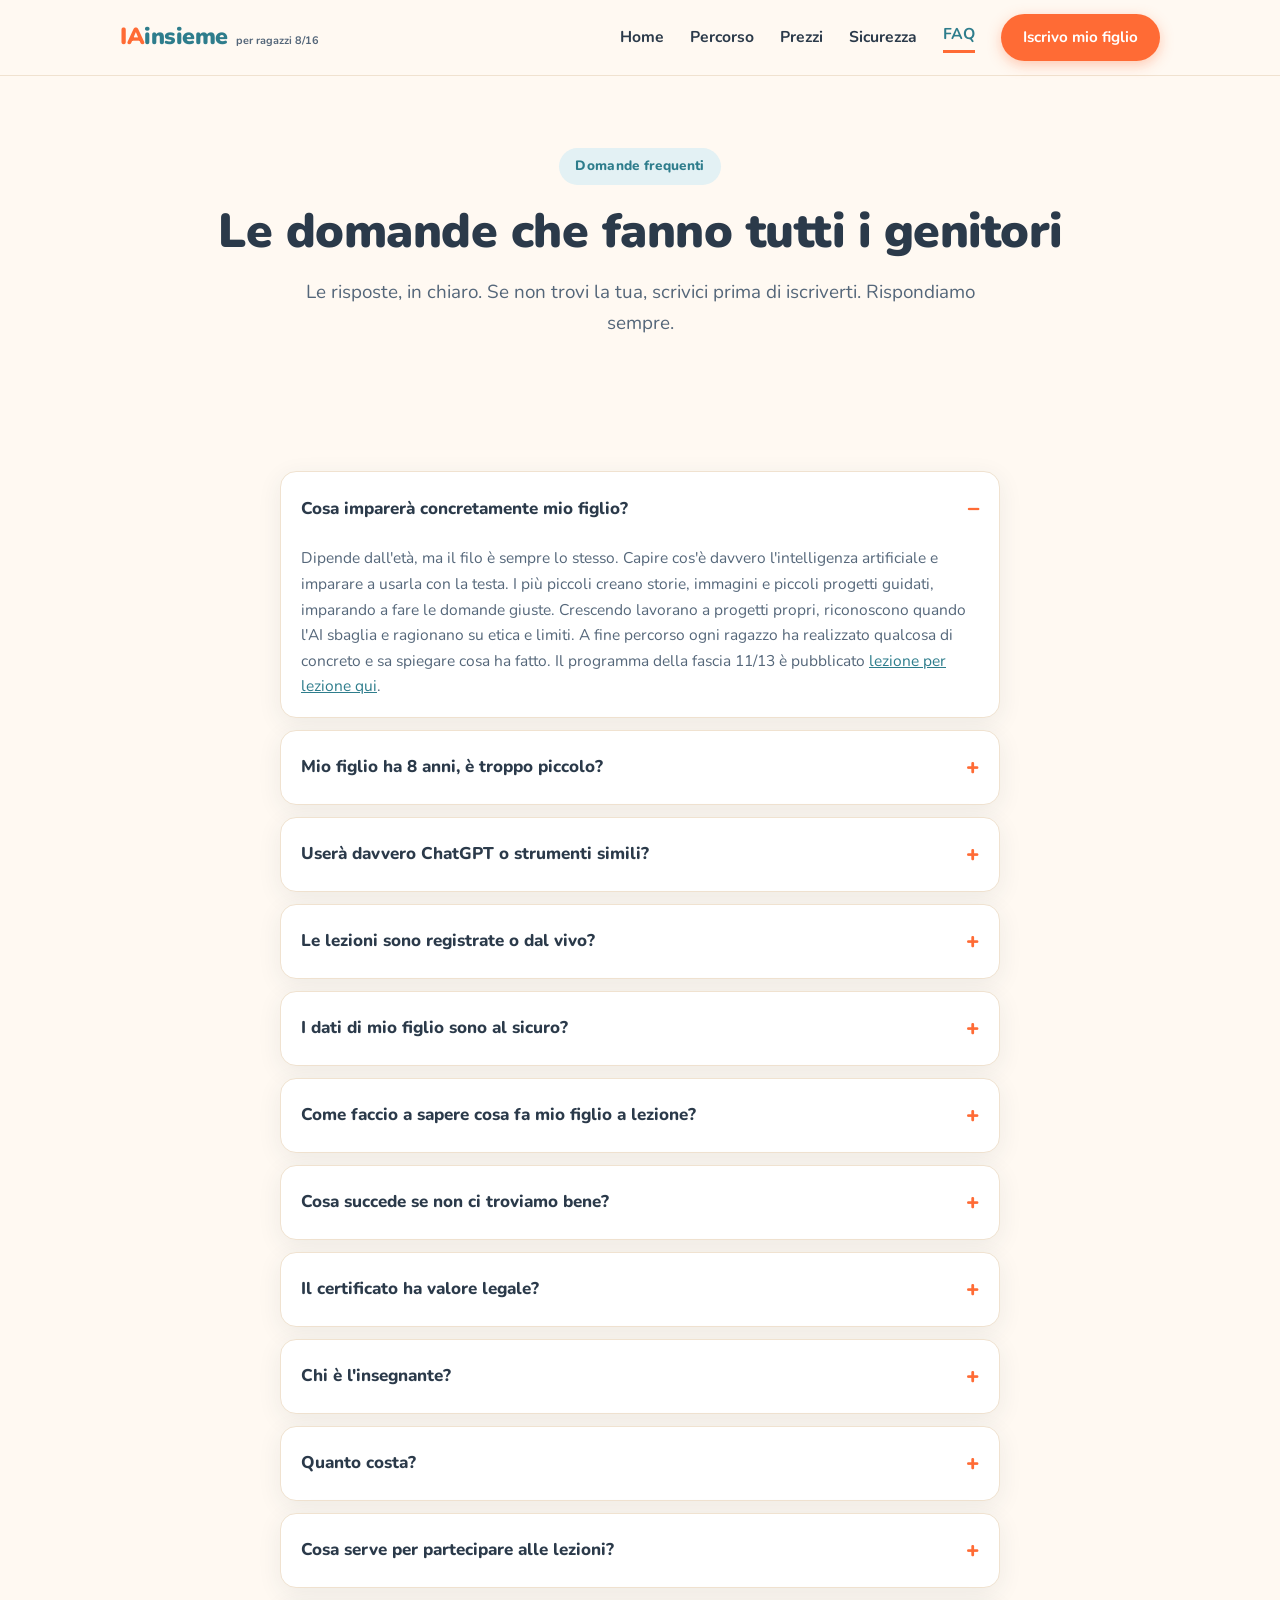
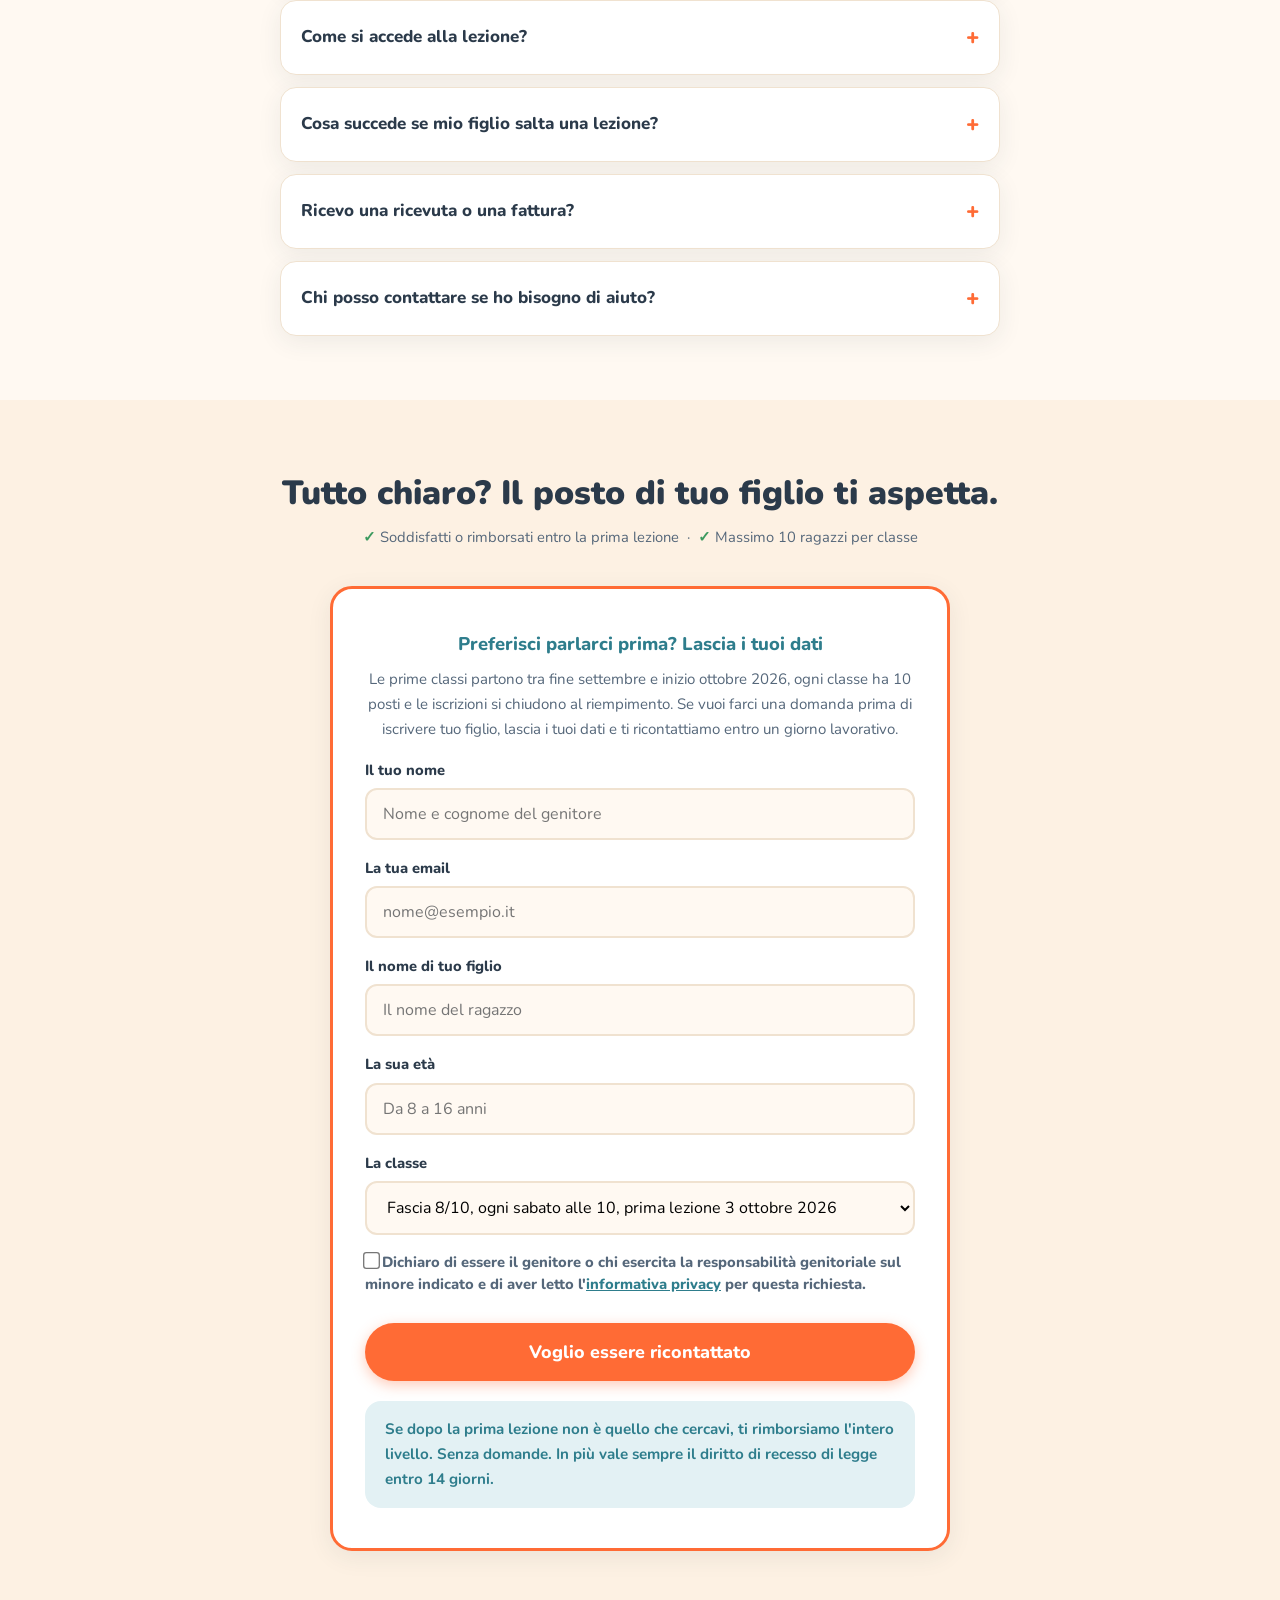
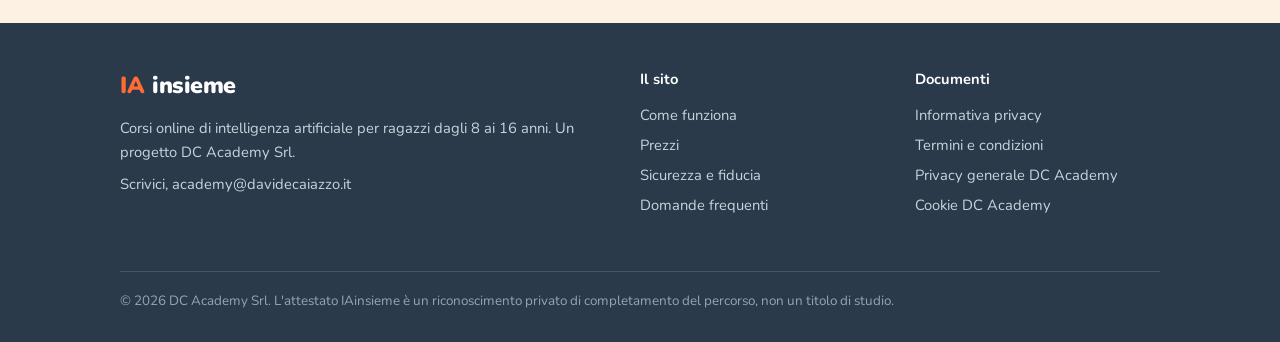
<file: faq.html>
<!doctype html>
<html lang="it">
<head>
<meta charset="utf-8">
<meta name="viewport" content="width=device-width, initial-scale=1">
<link rel="icon" href="favicon.ico">
<link rel="icon" href="favicon-32.png" sizes="32x32" type="image/png">
<link rel="icon" href="favicon-16.png" sizes="16x16" type="image/png">
<link rel="apple-touch-icon" href="apple-touch-icon.png">
<title>Domande frequenti su IAinsieme, corsi di AI per ragazzi</title>
<meta name="description" content="Le risposte alle domande più frequenti dei genitori su IAinsieme, corsi di intelligenza artificiale per ragazzi 8/16. Cosa impara, come funziona, sicurezza, garanzia e attestato.">
<link rel="canonical" href="https://iainsieme.davidecaiazzo.it/faq.html">
<meta property="og:type" content="website">
<meta property="og:title" content="Domande frequenti su IAinsieme, corsi di AI per ragazzi">
<meta property="og:description" content="Cosa imparerà mio figlio? È troppo piccolo? Userà davvero ChatGPT? Tutte le risposte, in chiaro.">
<meta property="og:url" content="https://iainsieme.davidecaiazzo.it/faq.html">
<meta property="og:locale" content="it_IT">
<link rel="preconnect" href="https://fonts.googleapis.com">
<link rel="preconnect" href="https://fonts.gstatic.com" crossorigin>
<link href="https://fonts.googleapis.com/css2?family=Nunito:wght@400;700;800;900&display=swap" rel="stylesheet">
<link rel="stylesheet" href="style.css">
</head>
<body>

<header>
  <div class="nav">
    <a class="logo" href="index.html"><span><span class="ia">IA</span>insieme</span> <small>per ragazzi 8/16</small></a>
    <input type="checkbox" id="apri-menu" class="nav-toggle">
    <label for="apri-menu" class="nav-burger">☰</label>
    <nav class="menu">
      <a href="index.html">Home</a>
      <a href="percorso.html">Percorso</a>
      <a href="prezzi.html">Prezzi</a>
      <a href="sicurezza.html">Sicurezza</a>
      <a href="faq.html" class="attivo">FAQ</a>
      <a href="index.html#fasce" class="btn">Iscrivo mio figlio</a>
    </nav>
  </div>
</header>

<section class="hero">
  <div class="container centro">
    <span class="occhiello">Domande frequenti</span>
    <h1>Le domande che fanno tutti i genitori</h1>
    <p class="sottotitolo container narrow">Le risposte, in chiaro. Se non trovi la tua, scrivici prima di iscriverti. Rispondiamo sempre.</p>
  </div>
</section>

<section>
  <div class="container narrow">
    <details class="faq" open>
      <summary>Cosa imparerà concretamente mio figlio?</summary>
      <div class="risposta">Dipende dall'età, ma il filo è sempre lo stesso. Capire cos'è davvero l'intelligenza artificiale e imparare a usarla con la testa. I più piccoli creano storie, immagini e piccoli progetti guidati, imparando a fare le domande giuste. Crescendo lavorano a progetti propri, riconoscono quando l'AI sbaglia e ragionano su etica e limiti. A fine percorso ogni ragazzo ha realizzato qualcosa di concreto e sa spiegare cosa ha fatto. Il programma della fascia 11/13 è pubblicato <a href="percorso.html">lezione per lezione qui</a>.</div>
    </details>
    <details class="faq">
      <summary>Mio figlio ha 8 anni, è troppo piccolo?</summary>
      <div class="risposta">No. Gli 8 anni sono l'età giusta per iniziare a costruire un buon rapporto con la tecnologia. Si lavora con progetti creativi semplici, sempre in gruppo e guidati dall'insegnante, mai da solo davanti a uno schermo. La prima classe della fascia 8/10 parte sabato 3 ottobre 2026 alle 10.</div>
    </details>
    <details class="faq">
      <summary>Userà davvero ChatGPT o strumenti simili?</summary>
      <div class="risposta">Sempre attraverso strumenti scelti e guidati dall'insegnante, mai con account personali del ragazzo. Tutto passa dallo schermo condiviso dell'insegnante o da ambienti supervisionati in diretta.</div>
    </details>
    <details class="faq">
      <summary>Le lezioni sono registrate o dal vivo?</summary>
      <div class="risposta">Sempre dal vivo, mai videolezioni preregistrate. Una lezione a settimana, stesso giorno e stessa ora per tutte le 8 lezioni del livello. Le prime classi sono il sabato alle 10 per la fascia 8/10, il martedì alle 18 per la fascia 11/13 e il giovedì alle 18 per la fascia 14/16.</div>
    </details>
    <details class="faq">
      <summary>I dati di mio figlio sono al sicuro?</summary>
      <div class="risposta">Sì. Raccogliamo solo i dati necessari all'iscrizione, con il consenso del genitore. Nessuna profilazione, nessun marketing rivolto al minore. Tutti i dettagli sono nell'<a href="privacy.html">informativa privacy</a> e nella pagina <a href="sicurezza.html">Sicurezza e fiducia</a>.</div>
    </details>
    <details class="faq">
      <summary>Come faccio a sapere cosa fa mio figlio a lezione?</summary>
      <div class="risposta">Ogni lezione produce un report per il genitore, con cosa ha fatto tuo figlio, un esempio concreto del suo lavoro e un commento dell'insegnante.</div>
    </details>
    <details class="faq">
      <summary>Cosa succede se non ci troviamo bene?</summary>
      <div class="risposta">Dopo la prima lezione, se non è quello che cercavi, ti rimborsiamo l'intero livello. Senza domande. In più vale sempre il diritto di recesso di legge entro 14 giorni dall'acquisto.</div>
    </details>
    <details class="faq">
      <summary>Il certificato ha valore legale?</summary>
      <div class="risposta">È un attestato di completamento del percorso IAinsieme, un riconoscimento privato rilasciato da DC Academy. Certifica ciò che tuo figlio ha imparato e realizzato, ma non sostituisce un titolo di studio scolastico.</div>
    </details>
    <details class="faq">
      <summary>Chi è l'insegnante?</summary>
      <div class="risposta">Ogni insegnante di IAinsieme viene selezionato personalmente dal fondatore Davide Caiazzo, genitore di due figli e formatore da anni su tecnologia e intelligenza artificiale con DC Academy, con lo stesso standard, verifica del casellario giudiziale come prevede la normativa a tutela dei minori, formazione sulla sicurezza e controllo della qualità lezione per lezione.</div>
    </details>
    <details class="faq">
      <summary>Quanto costa?</summary>
      <div class="risposta">Il Livello 1 in Piccolo Gruppo costa 249€, comprende 8 lezioni dal vivo con massimo 10 ragazzi, i materiali, i report al genitore e l'attestato finale. Tutti i dettagli sono nella <a href="prezzi.html">pagina Prezzi</a>.</div>
    </details>
    <details class="faq">
      <summary>Cosa serve per partecipare alle lezioni?</summary>
      <div class="risposta">Basta un computer o un tablet con browser, videocamera, microfono e una connessione a internet. Non si installa nulla sui dispositivi dei ragazzi e non c'è nessun programma da comprare. Tutto quello che serve è già compreso nel prezzo.</div>
    </details>
    <details class="faq">
      <summary>Come si accede alla lezione?</summary>
      <div class="risposta">Dopo l'acquisto ricevi una email con tutti i dettagli. Ogni settimana tuo figlio entra in lezione con il link della sua classe, dall'account del genitore, sempre lo stesso giorno alla stessa ora. Niente app da configurare, niente account per il ragazzo.</div>
    </details>
    <details class="faq">
      <summary>Cosa succede se mio figlio salta una lezione?</summary>
      <div class="risposta">Può capitare, nessun problema. Ricevi comunque il report dettagliato della lezione, con cosa è stato fatto e a che punto è la classe, così tuo figlio può recuperare a casa con te. Le registrazioni delle lezioni riguardano anche gli altri ragazzi della classe. Le eventuali richieste di accesso vengono valutate tutelando la riservatezza di tutti. Se le assenze sono ripetute scrivici ad academy@davidecaiazzo.it e troviamo insieme una soluzione.</div>
    </details>
    <details class="faq">
      <summary>Ricevo una ricevuta o una fattura?</summary>
      <div class="risposta">Sì. Dopo l'acquisto ricevi la conferma di pagamento via email. Se ti serve la fattura basta scriverci ad academy@davidecaiazzo.it con i dati di fatturazione e te la mandiamo.</div>
    </details>
    <details class="faq">
      <summary>Chi posso contattare se ho bisogno di aiuto?</summary>
      <div class="risposta">Scrivici ad academy@davidecaiazzo.it per qualsiasi cosa, prima e dopo l'iscrizione. Rispondiamo sempre entro un giorno lavorativo.</div>
    </details>
  </div>
</section>

<section class="cta-finale" id="iscriviti">
  <div class="container">
    <h2>Tutto chiaro? Il posto di tuo figlio ti aspetta.</h2>
    <p class="microcopy"><span class="check">✓</span> Soddisfatti o rimborsati entro la prima lezione &nbsp;·&nbsp; <span class="check">✓</span> Massimo 10 ragazzi per classe</p>
    <div class="iscriviti-box" style="text-align:left">
      <h3 style="text-align:center">Preferisci parlarci prima? Lascia i tuoi dati</h3>
      <p style="font-size:.94rem;color:var(--ink-soft);text-align:center">Le prime classi partono tra fine settembre e inizio ottobre 2026, ogni classe ha 10 posti e le iscrizioni si chiudono al riempimento. Se vuoi farci una domanda prima di iscrivere tuo figlio, lascia i tuoi dati e ti ricontattiamo entro un giorno lavorativo.</p>
      <form onsubmit="return inviaIscrizione(this)">
        <label for="nome">Il tuo nome</label>
        <input id="nome" name="nome" type="text" required placeholder="Nome e cognome del genitore">
        <label for="email">La tua email</label>
        <input id="email" name="email" type="email" required placeholder="nome@esempio.it">
        <label for="nome-figlio">Il nome di tuo figlio</label>
        <input id="nome-figlio" name="nomefiglio" type="text" required placeholder="Il nome del ragazzo">
        <label for="eta-figlio">La sua età</label>
        <input id="eta-figlio" name="etafiglio" type="number" min="8" max="16" required placeholder="Da 8 a 16 anni">
        <label for="slot">La classe</label>
        <select id="slot" name="slot">
          <option>Fascia 8/10, ogni sabato alle 10, prima lezione 3 ottobre 2026</option>
          <option>Fascia 11/13, ogni martedì alle 18, prima lezione 29 settembre 2026</option>
          <option>Fascia 14/16, ogni giovedì alle 18, prima lezione 1 ottobre 2026</option>
        </select>
        <label class="consenso">
          <input type="checkbox" name="consensoprivacy" required>
          <span>Dichiaro di essere il genitore o chi esercita la responsabilità genitoriale sul minore indicato e di aver letto l'<a href="privacy.html" target="_blank">informativa privacy</a> per questa richiesta.</span>
        </label>
        <button type="submit" class="btn grande">Voglio essere ricontattato</button>
      </form>
      <div class="garanzia">Se dopo la prima lezione non è quello che cercavi, ti rimborsiamo l'intero livello. Senza domande. In più vale sempre il diritto di recesso di legge entro 14 giorni.</div>
    </div>
  </div>
</section>

<footer>
  <div class="container">
    <div>
      <span class="logo"><span class="ia">IA</span>insieme</span>
      <p>Corsi online di intelligenza artificiale per ragazzi dagli 8 ai 16 anni. Un progetto DC Academy Srl.</p>
      <p style="margin-top:8px">Scrivici, <a href="mailto:academy@davidecaiazzo.it" style="display:inline">academy@davidecaiazzo.it</a></p>
    </div>
    <div>
      <strong>Il sito</strong>
      <a href="percorso.html">Come funziona</a>
      <a href="prezzi.html">Prezzi</a>
      <a href="sicurezza.html">Sicurezza e fiducia</a>
      <a href="faq.html">Domande frequenti</a>
    </div>
    <div>
      <strong>Documenti</strong>
      <a href="privacy.html">Informativa privacy</a>
      <a href="termini.html">Termini e condizioni</a>
      <a href="https://docs.google.com/document/d/1qUNgRcZ0W9aZxutDu1Fv2k5aM6Nti4V0/edit">Privacy generale DC Academy</a>
      <a href="https://docs.google.com/document/d/1PTTs2QFMqBtZaefLHPrrfMxJRnlGewih/edit">Cookie DC Academy</a>
    </div>
    <div class="legale">© 2026 DC Academy Srl. L'attestato IAinsieme è un riconoscimento privato di completamento del percorso, non un titolo di studio.</div>
  </div>
</footer>

<script>
function inviaIscrizione(f){
  var corpo = encodeURIComponent("Buongiorno, vorrei iscrivere mio figlio al Livello 1 di IAinsieme.\n\nNome genitore, " + f.nome.value + "\nEmail, " + f.email.value + "\nNome del ragazzo, " + f.nomefiglio.value + "\nEt\u00e0 del ragazzo, " + f.etafiglio.value + "\nClasse scelta, " + f.slot.value);
  window.location.href = "mailto:academy@davidecaiazzo.it?subject=" + encodeURIComponent("Iscrizione IAinsieme Livello 1") + "&body=" + corpo;
  return false;
}
</script>
</body>
</html>
</file>
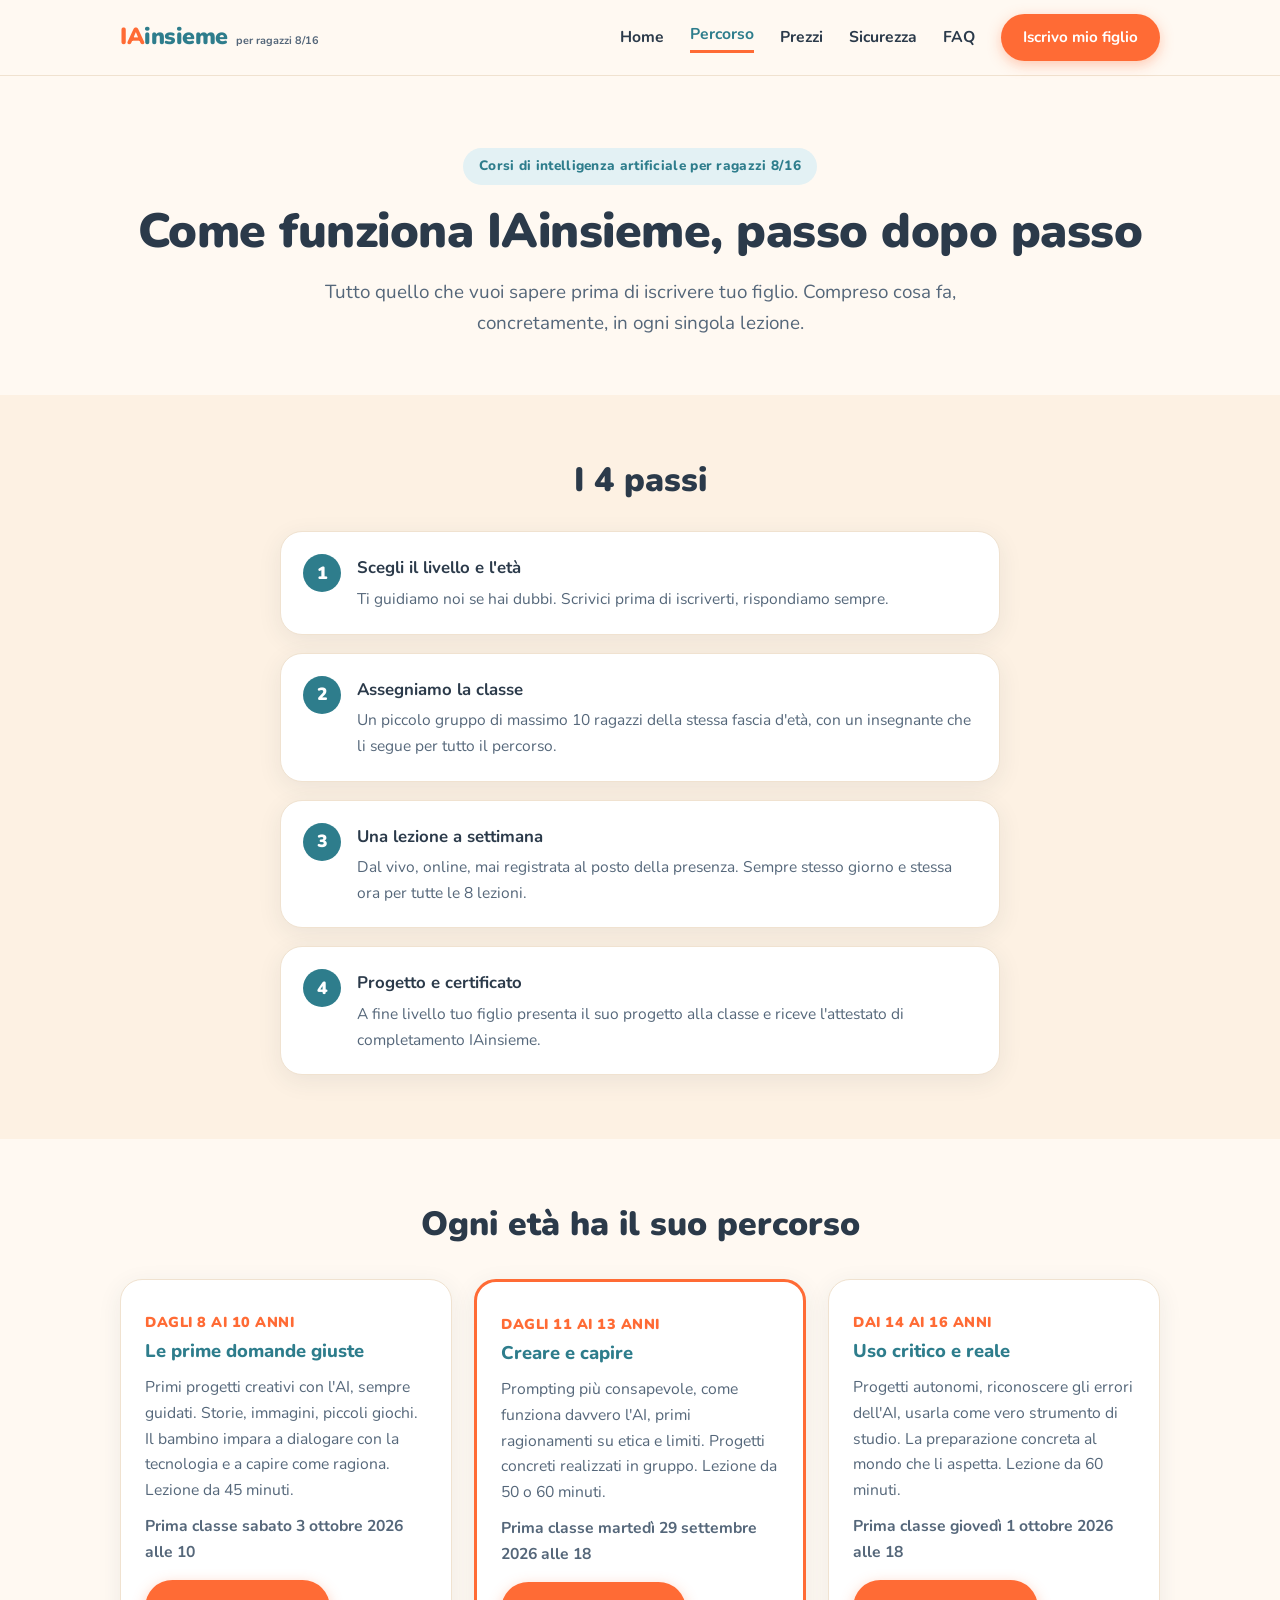
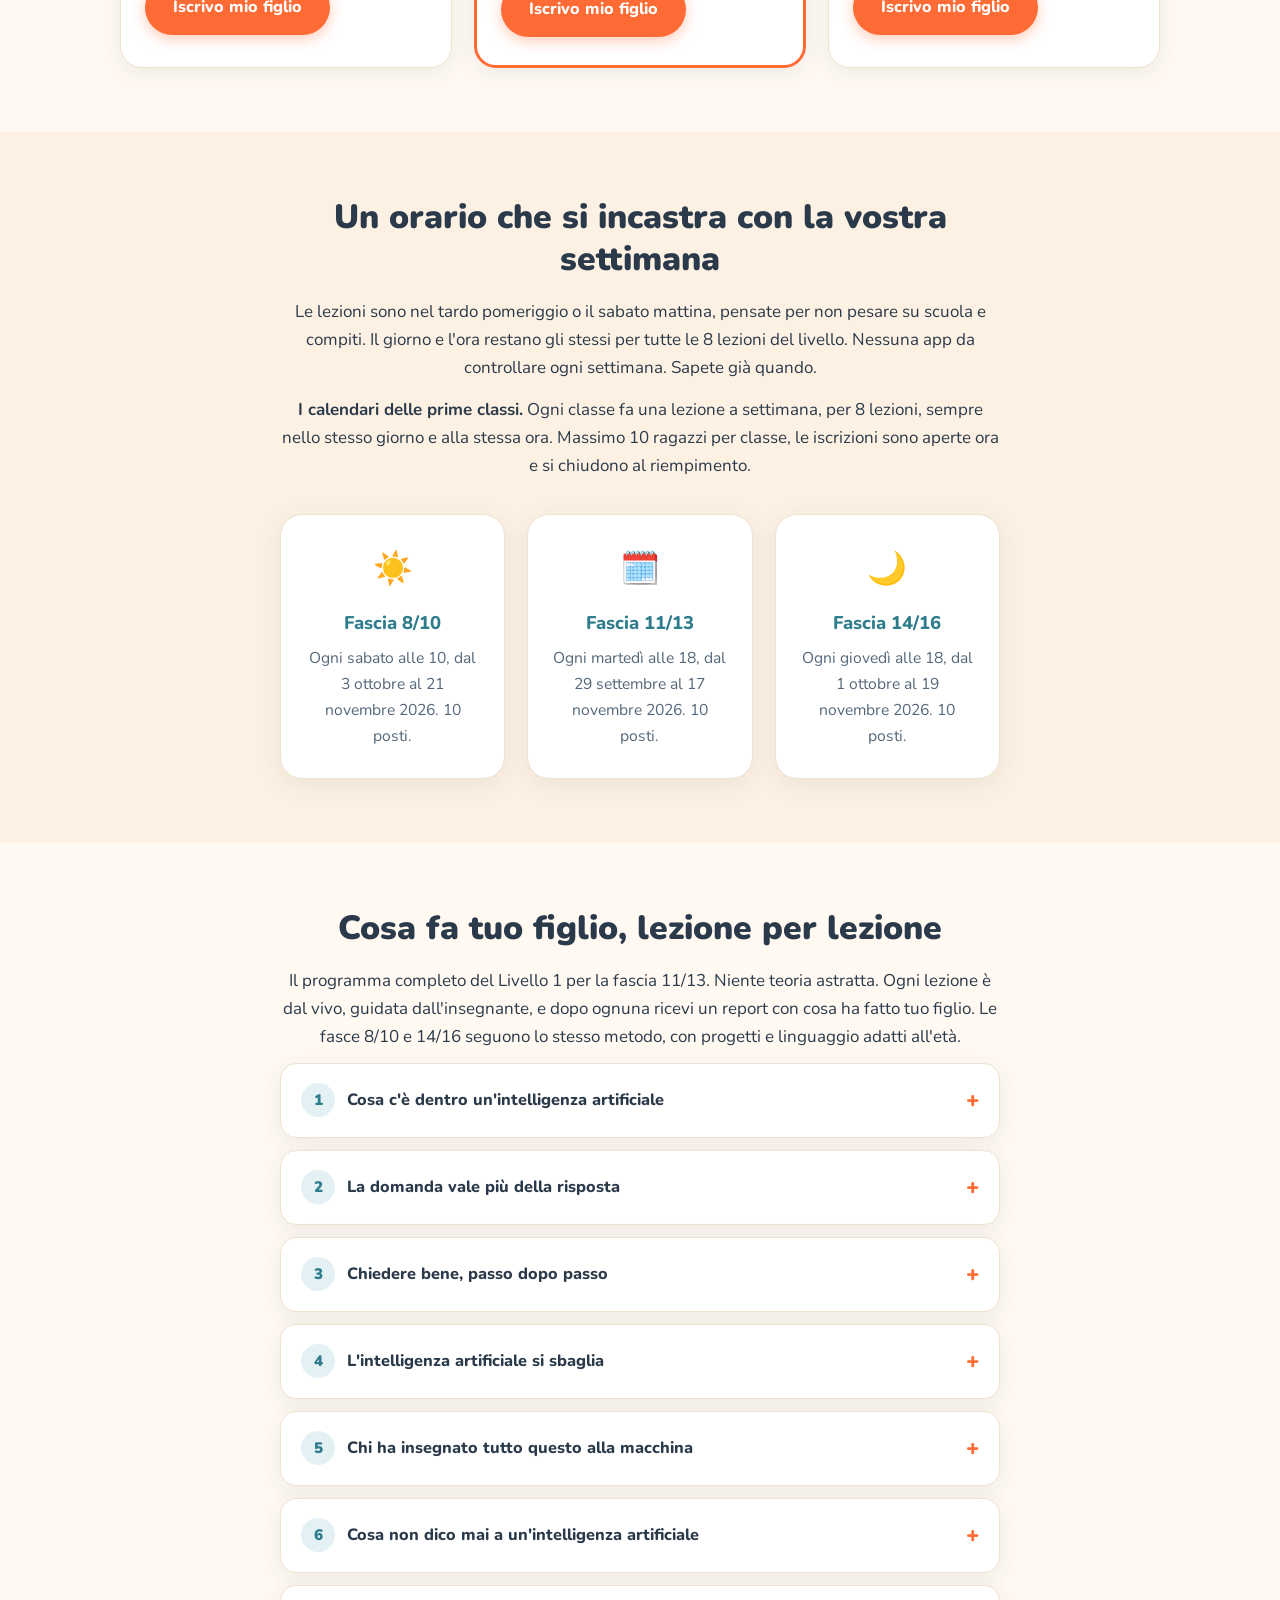
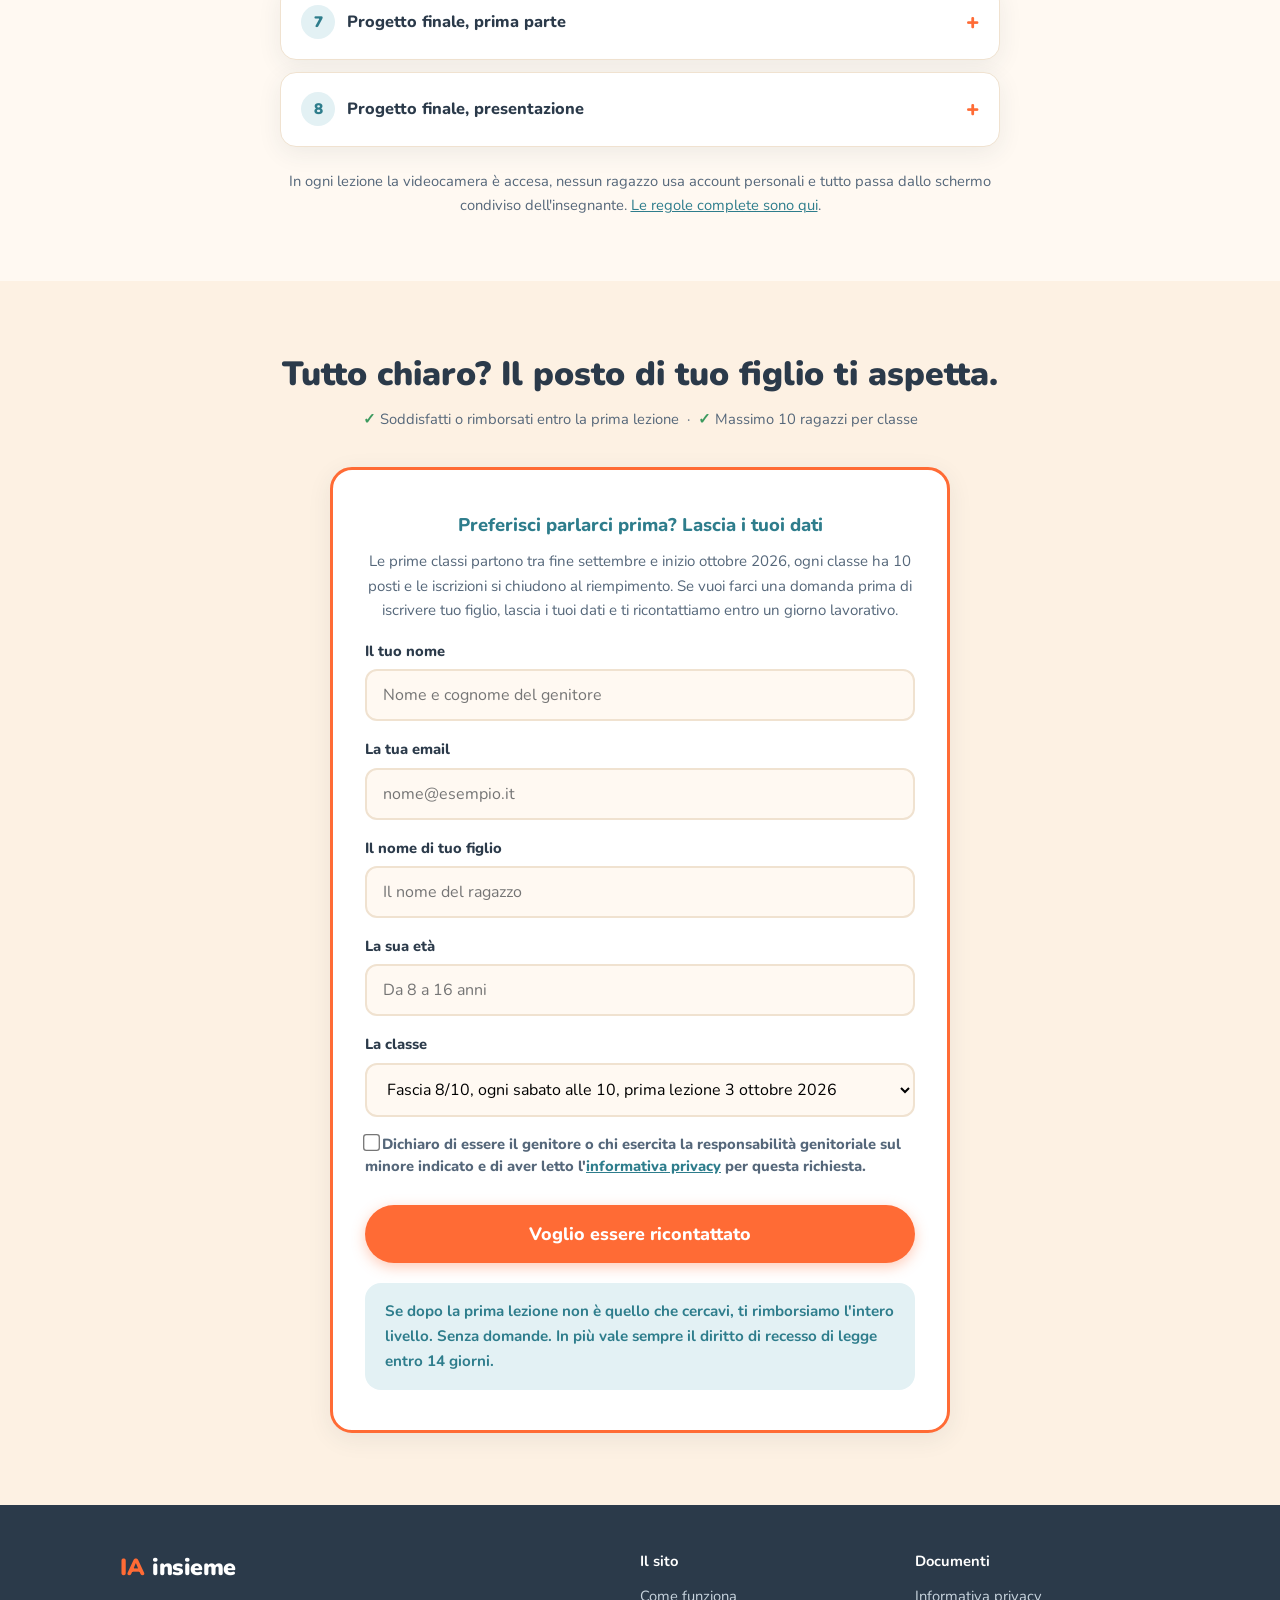
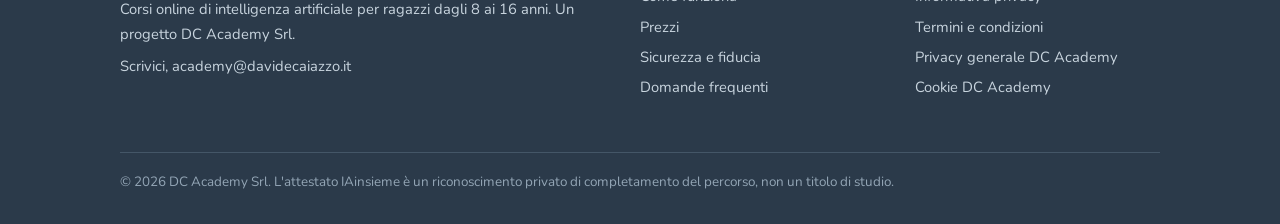
<file: percorso.html>
<!doctype html>
<html lang="it">
<head>
<meta charset="utf-8">
<meta name="viewport" content="width=device-width, initial-scale=1">
<link rel="icon" href="favicon.ico">
<link rel="icon" href="favicon-32.png" sizes="32x32" type="image/png">
<link rel="icon" href="favicon-16.png" sizes="16x16" type="image/png">
<link rel="apple-touch-icon" href="apple-touch-icon.png">
<title>Come funziona IAinsieme, il percorso lezione per lezione</title>
<meta name="description" content="Come funziona IAinsieme, corsi di intelligenza artificiale per ragazzi 8/16. I 4 passi, gli orari, i percorsi per età e il programma del Livello 1 lezione per lezione.">
<link rel="canonical" href="https://iainsieme.davidecaiazzo.it/percorso.html">
<meta property="og:type" content="website">
<meta property="og:title" content="Come funziona IAinsieme, il percorso lezione per lezione">
<meta property="og:description" content="Una lezione a settimana dal vivo, in piccolo gruppo. Ecco cosa fa tuo figlio in ognuna delle 8 lezioni del Livello 1.">
<meta property="og:url" content="https://iainsieme.davidecaiazzo.it/percorso.html">
<meta property="og:locale" content="it_IT">
<link rel="preconnect" href="https://fonts.googleapis.com">
<link rel="preconnect" href="https://fonts.gstatic.com" crossorigin>
<link href="https://fonts.googleapis.com/css2?family=Nunito:wght@400;700;800;900&display=swap" rel="stylesheet">
<link rel="stylesheet" href="style.css">
</head>
<body>

<header>
  <div class="nav">
    <a class="logo" href="index.html"><span><span class="ia">IA</span>insieme</span> <small>per ragazzi 8/16</small></a>
    <input type="checkbox" id="apri-menu" class="nav-toggle">
    <label for="apri-menu" class="nav-burger">☰</label>
    <nav class="menu">
      <a href="index.html">Home</a>
      <a href="percorso.html" class="attivo">Percorso</a>
      <a href="prezzi.html">Prezzi</a>
      <a href="sicurezza.html">Sicurezza</a>
      <a href="faq.html">FAQ</a>
      <a href="index.html#fasce" class="btn">Iscrivo mio figlio</a>
    </nav>
  </div>
</header>

<section class="hero">
  <div class="container centro">
    <span class="occhiello">Corsi di intelligenza artificiale per ragazzi 8/16</span>
    <h1>Come funziona IAinsieme, passo dopo passo</h1>
    <p class="sottotitolo container narrow">Tutto quello che vuoi sapere prima di iscrivere tuo figlio. Compreso cosa fa, concretamente, in ogni singola lezione.</p>
  </div>
</section>

<section class="alt">
  <div class="container narrow">
    <div class="centro"><h2>I 4 passi</h2></div>
    <div class="passi">
      <div class="passo"><strong>Scegli il livello e l'età</strong><p>Ti guidiamo noi se hai dubbi. Scrivici prima di iscriverti, rispondiamo sempre.</p></div>
      <div class="passo"><strong>Assegniamo la classe</strong><p>Un piccolo gruppo di massimo 10 ragazzi della stessa fascia d'età, con un insegnante che li segue per tutto il percorso.</p></div>
      <div class="passo"><strong>Una lezione a settimana</strong><p>Dal vivo, online, mai registrata al posto della presenza. Sempre stesso giorno e stessa ora per tutte le 8 lezioni.</p></div>
      <div class="passo"><strong>Progetto e certificato</strong><p>A fine livello tuo figlio presenta il suo progetto alla classe e riceve l'attestato di completamento IAinsieme.</p></div>
    </div>
  </div>
</section>

<section>
  <div class="container">
    <div class="centro"><h2>Ogni età ha il suo percorso</h2></div>
    <div class="griglia tre">
      <div class="card">
        <span class="eta">DAGLI 8 AI 10 ANNI</span>
        <h3>Le prime domande giuste</h3>
        <p>Primi progetti creativi con l'AI, sempre guidati. Storie, immagini, piccoli giochi. Il bambino impara a dialogare con la tecnologia e a capire come ragiona. Lezione da 45 minuti.</p>
        <p style="margin-top:10px"><strong>Prima classe sabato 3 ottobre 2026 alle 10</strong></p>
        <p style="margin-top:14px"><a href="https://www.davidecaiazzo.it/offers/R3f5LZPR/checkout" class="btn">Iscrivo mio figlio</a></p>
      </div>
      <div class="card evidenza">
        <span class="eta">DAGLI 11 AI 13 ANNI</span>
        <h3>Creare e capire</h3>
        <p>Prompting più consapevole, come funziona davvero l'AI, primi ragionamenti su etica e limiti. Progetti concreti realizzati in gruppo. Lezione da 50 o 60 minuti.</p>
        <p style="margin-top:10px"><strong>Prima classe martedì 29 settembre 2026 alle 18</strong></p>
        <p style="margin-top:14px"><a href="https://www.davidecaiazzo.it/offers/qzjqZZzy/checkout" class="btn">Iscrivo mio figlio</a></p>
      </div>
      <div class="card">
        <span class="eta">DAI 14 AI 16 ANNI</span>
        <h3>Uso critico e reale</h3>
        <p>Progetti autonomi, riconoscere gli errori dell'AI, usarla come vero strumento di studio. La preparazione concreta al mondo che li aspetta. Lezione da 60 minuti.</p>
        <p style="margin-top:10px"><strong>Prima classe giovedì 1 ottobre 2026 alle 18</strong></p>
        <p style="margin-top:14px"><a href="https://www.davidecaiazzo.it/offers/bLzWy4g3/checkout" class="btn">Iscrivo mio figlio</a></p>
      </div>
    </div>
  </div>
</section>

<section class="alt">
  <div class="container narrow centro">
    <h2>Un orario che si incastra con la vostra settimana</h2>
    <p>Le lezioni sono nel tardo pomeriggio o il sabato mattina, pensate per non pesare su scuola e compiti. Il giorno e l'ora restano gli stessi per tutte le 8 lezioni del livello. Nessuna app da controllare ogni settimana. Sapete già quando.</p>
    <p style="margin-top:14px"><strong>I calendari delle prime classi.</strong> Ogni classe fa una lezione a settimana, per 8 lezioni, sempre nello stesso giorno e alla stessa ora. Massimo 10 ragazzi per classe, le iscrizioni sono aperte ora e si chiudono al riempimento.</p>
    <div class="griglia tre">
      <div class="card"><span class="icona">☀️</span><h3>Fascia 8/10</h3><p>Ogni sabato alle 10, dal 3 ottobre al 21 novembre 2026. 10 posti.</p></div>
      <div class="card"><span class="icona">🗓️</span><h3>Fascia 11/13</h3><p>Ogni martedì alle 18, dal 29 settembre al 17 novembre 2026. 10 posti.</p></div>
      <div class="card"><span class="icona">🌙</span><h3>Fascia 14/16</h3><p>Ogni giovedì alle 18, dal 1 ottobre al 19 novembre 2026. 10 posti.</p></div>
    </div>
  </div>
</section>

<section>
  <div class="container narrow">
    <div class="centro">
      <h2>Cosa fa tuo figlio, lezione per lezione</h2>
      <p>Il programma completo del Livello 1 per la fascia 11/13. Niente teoria astratta. Ogni lezione è dal vivo, guidata dall'insegnante, e dopo ognuna ricevi un report con cosa ha fatto tuo figlio. Le fasce 8/10 e 14/16 seguono lo stesso metodo, con progetti e linguaggio adatti all'età.</p>
    </div>

    <details class="lezione">
      <summary><span class="num">1</span> Cosa c'è dentro un'intelligenza artificiale</summary>
      <div class="corpo">
        <p><strong>Cosa impara.</strong> Che un modello di intelligenza artificiale non è magia, ma un sistema che prevede la parola più probabile in base a come è stato addestrato.</p>
        <p><strong>Cosa fa in pratica.</strong> Un gioco di previsione. L'insegnante scrive una frase incompleta, i ragazzi indovinano come continua, poi la completa il modello. Confronto tra le ipotesi dei ragazzi e la risposta dell'AI.</p>
        <p><strong>Cosa ricevi tu.</strong> Il report con la frase proposta da tuo figlio e come ha capito il concetto chiave, prevede, non fa magie.</p>
      </div>
    </details>

    <details class="lezione">
      <summary><span class="num">2</span> La domanda vale più della risposta</summary>
      <div class="corpo">
        <p><strong>Cosa impara.</strong> A trasformare una domanda vaga in una domanda precisa, vedendo con i propri occhi quanto cambia la risposta.</p>
        <p><strong>Cosa fa in pratica.</strong> Si parte da una domanda generica, si legge la risposta, poi la classe la riscrive in modo preciso su temi scelti dai ragazzi, sport, videogiochi, musica. Ogni ragazzo chiude con una domanda sua.</p>
        <p><strong>Cosa ricevi tu.</strong> Il report con la domanda di tuo figlio, prima vaga e poi resa precisa insieme alla classe.</p>
      </div>
    </details>

    <details class="lezione">
      <summary><span class="num">3</span> Chiedere bene, passo dopo passo</summary>
      <div class="corpo">
        <p><strong>Cosa impara.</strong> A scomporre un compito complesso in più domande in sequenza, invece di aspettarsi tutto da una richiesta sola.</p>
        <p><strong>Cosa fa in pratica.</strong> La classe costruisce una storia a piccoli passi. Prima il protagonista e l'ambientazione, poi l'inizio, poi il colpo di scena scelto dai ragazzi. Alla fine si confronta il risultato a passi con quello fatto in un colpo solo.</p>
        <p><strong>Cosa ricevi tu.</strong> Il report con la storia costruita in classe e le scelte proposte da tuo figlio.</p>
      </div>
    </details>

    <details class="lezione">
      <summary><span class="num">4</span> L'intelligenza artificiale si sbaglia</summary>
      <div class="corpo">
        <p><strong>Cosa impara.</strong> Che l'AI può dare risposte sbagliate con grande sicurezza, e come riconoscerle.</p>
        <p><strong>Cosa fa in pratica.</strong> Caccia all'errore. L'insegnante mostra risposte del chatbot con errori veri, date sbagliate, fatti inventati, calcoli errati, e i ragazzi li scovano prima che vengano svelati. Regola finale condivisa, un fatto preciso si controlla sempre con un'altra fonte.</p>
        <p><strong>Cosa ricevi tu.</strong> Il report con l'errore individuato in classe e la capacità critica dimostrata da tuo figlio.</p>
      </div>
    </details>

    <details class="lezione">
      <summary><span class="num">5</span> Chi ha insegnato tutto questo alla macchina</summary>
      <div class="corpo">
        <p><strong>Cosa impara.</strong> Che un modello impara da testi scritti da persone, e che quei testi possono contenere pregiudizi che finiscono nelle risposte.</p>
        <p><strong>Cosa fa in pratica.</strong> Si chiede all'AI di descrivere una professione e si osserva insieme se assume in automatico caratteristiche non richieste. Discussione guidata sul perché succede, poi un secondo esempio scelto dai ragazzi.</p>
        <p><strong>Cosa ricevi tu.</strong> Il report con l'esempio discusso e la partecipazione di tuo figlio alla discussione.</p>
      </div>
    </details>

    <details class="lezione">
      <summary><span class="num">6</span> Cosa non dico mai a un'intelligenza artificiale</summary>
      <div class="corpo">
        <p><strong>Cosa impara.</strong> Le regole pratiche per non condividere mai dati personali, propri o di altri, con strumenti di intelligenza artificiale.</p>
        <p><strong>Cosa fa in pratica.</strong> La classe costruisce la lista di ciò che non si condivide mai, indirizzo, scuola, foto, password. Poi esercizio pratico, frasi di esempio con dati personali dentro, e i ragazzi dicono cosa va tolto prima di inviarle.</p>
        <p><strong>Cosa ricevi tu.</strong> Il report con l'esercizio svolto e la consapevolezza dimostrata da tuo figlio su questo tema.</p>
      </div>
    </details>

    <details class="lezione">
      <summary><span class="num">7</span> Progetto finale, prima parte</summary>
      <div class="corpo">
        <p><strong>Cosa impara.</strong> A mettere insieme tutto ciò che ha visto nelle 6 lezioni precedenti in un progetto personale.</p>
        <p><strong>Cosa fa in pratica.</strong> Ogni ragazzo sceglie il suo progetto, una storia, un quiz o una presentazione su un tema che gli piace, e lo costruisce a piccoli passi guidato dall'insegnante, applicando domande precise, costruzione a step e attenzione a errori e dati personali.</p>
        <p><strong>Cosa ricevi tu.</strong> Il report con il progetto scelto da tuo figlio, a che punto è arrivato e l'invito alla presentazione della lezione 8.</p>
      </div>
    </details>

    <details class="lezione">
      <summary><span class="num">8</span> Progetto finale, presentazione</summary>
      <div class="corpo">
        <p><strong>Cosa impara.</strong> A presentare il proprio lavoro e a spiegare le scelte fatte con parole sue.</p>
        <p><strong>Cosa fa in pratica.</strong> Ogni ragazzo presenta il progetto alla classe. L'insegnante fa a ciascuno una domanda di rinforzo e un commento specifico sul lavoro. Chiusura con il riepilogo del percorso, dalla previsione delle parole al progetto finale.</p>
        <p><strong>Cosa ricevi tu.</strong> Il report finale del livello e, nei giorni successivi, l'attestato di completamento IAinsieme via email.</p>
      </div>
    </details>

    <p class="microcopy centro" style="margin-top:22px">In ogni lezione la videocamera è accesa, nessun ragazzo usa account personali e tutto passa dallo schermo condiviso dell'insegnante. <a href="sicurezza.html">Le regole complete sono qui</a>.</p>
  </div>
</section>

<section class="cta-finale" id="iscriviti">
  <div class="container">
    <h2>Tutto chiaro? Il posto di tuo figlio ti aspetta.</h2>
    <p class="microcopy"><span class="check">✓</span> Soddisfatti o rimborsati entro la prima lezione &nbsp;·&nbsp; <span class="check">✓</span> Massimo 10 ragazzi per classe</p>
    <div class="iscriviti-box" style="text-align:left">
      <h3 style="text-align:center">Preferisci parlarci prima? Lascia i tuoi dati</h3>
      <p style="font-size:.94rem;color:var(--ink-soft);text-align:center">Le prime classi partono tra fine settembre e inizio ottobre 2026, ogni classe ha 10 posti e le iscrizioni si chiudono al riempimento. Se vuoi farci una domanda prima di iscrivere tuo figlio, lascia i tuoi dati e ti ricontattiamo entro un giorno lavorativo.</p>
      <form onsubmit="return inviaIscrizione(this)">
        <label for="nome">Il tuo nome</label>
        <input id="nome" name="nome" type="text" required placeholder="Nome e cognome del genitore">
        <label for="email">La tua email</label>
        <input id="email" name="email" type="email" required placeholder="nome@esempio.it">
        <label for="nome-figlio">Il nome di tuo figlio</label>
        <input id="nome-figlio" name="nomefiglio" type="text" required placeholder="Il nome del ragazzo">
        <label for="eta-figlio">La sua età</label>
        <input id="eta-figlio" name="etafiglio" type="number" min="8" max="16" required placeholder="Da 8 a 16 anni">
        <label for="slot">La classe</label>
        <select id="slot" name="slot">
          <option>Fascia 8/10, ogni sabato alle 10, prima lezione 3 ottobre 2026</option>
          <option>Fascia 11/13, ogni martedì alle 18, prima lezione 29 settembre 2026</option>
          <option>Fascia 14/16, ogni giovedì alle 18, prima lezione 1 ottobre 2026</option>
        </select>
        <label class="consenso">
          <input type="checkbox" name="consensoprivacy" required>
          <span>Dichiaro di essere il genitore o chi esercita la responsabilità genitoriale sul minore indicato e di aver letto l'<a href="privacy.html" target="_blank">informativa privacy</a> per questa richiesta.</span>
        </label>
        <button type="submit" class="btn grande">Voglio essere ricontattato</button>
      </form>
      <div class="garanzia">Se dopo la prima lezione non è quello che cercavi, ti rimborsiamo l'intero livello. Senza domande. In più vale sempre il diritto di recesso di legge entro 14 giorni.</div>
    </div>
  </div>
</section>

<footer>
  <div class="container">
    <div>
      <span class="logo"><span class="ia">IA</span>insieme</span>
      <p>Corsi online di intelligenza artificiale per ragazzi dagli 8 ai 16 anni. Un progetto DC Academy Srl.</p>
      <p style="margin-top:8px">Scrivici, <a href="mailto:academy@davidecaiazzo.it" style="display:inline">academy@davidecaiazzo.it</a></p>
    </div>
    <div>
      <strong>Il sito</strong>
      <a href="percorso.html">Come funziona</a>
      <a href="prezzi.html">Prezzi</a>
      <a href="sicurezza.html">Sicurezza e fiducia</a>
      <a href="faq.html">Domande frequenti</a>
    </div>
    <div>
      <strong>Documenti</strong>
      <a href="privacy.html">Informativa privacy</a>
      <a href="termini.html">Termini e condizioni</a>
      <a href="https://docs.google.com/document/d/1qUNgRcZ0W9aZxutDu1Fv2k5aM6Nti4V0/edit">Privacy generale DC Academy</a>
      <a href="https://docs.google.com/document/d/1PTTs2QFMqBtZaefLHPrrfMxJRnlGewih/edit">Cookie DC Academy</a>
    </div>
    <div class="legale">© 2026 DC Academy Srl. L'attestato IAinsieme è un riconoscimento privato di completamento del percorso, non un titolo di studio.</div>
  </div>
</footer>

<script>
function inviaIscrizione(f){
  var corpo = encodeURIComponent("Buongiorno, vorrei iscrivere mio figlio al Livello 1 di IAinsieme.\n\nNome genitore, " + f.nome.value + "\nEmail, " + f.email.value + "\nNome del ragazzo, " + f.nomefiglio.value + "\nEt\u00e0 del ragazzo, " + f.etafiglio.value + "\nClasse scelta, " + f.slot.value);
  window.location.href = "mailto:academy@davidecaiazzo.it?subject=" + encodeURIComponent("Iscrizione IAinsieme Livello 1") + "&body=" + corpo;
  return false;
}
</script>
</body>
</html>
</file>
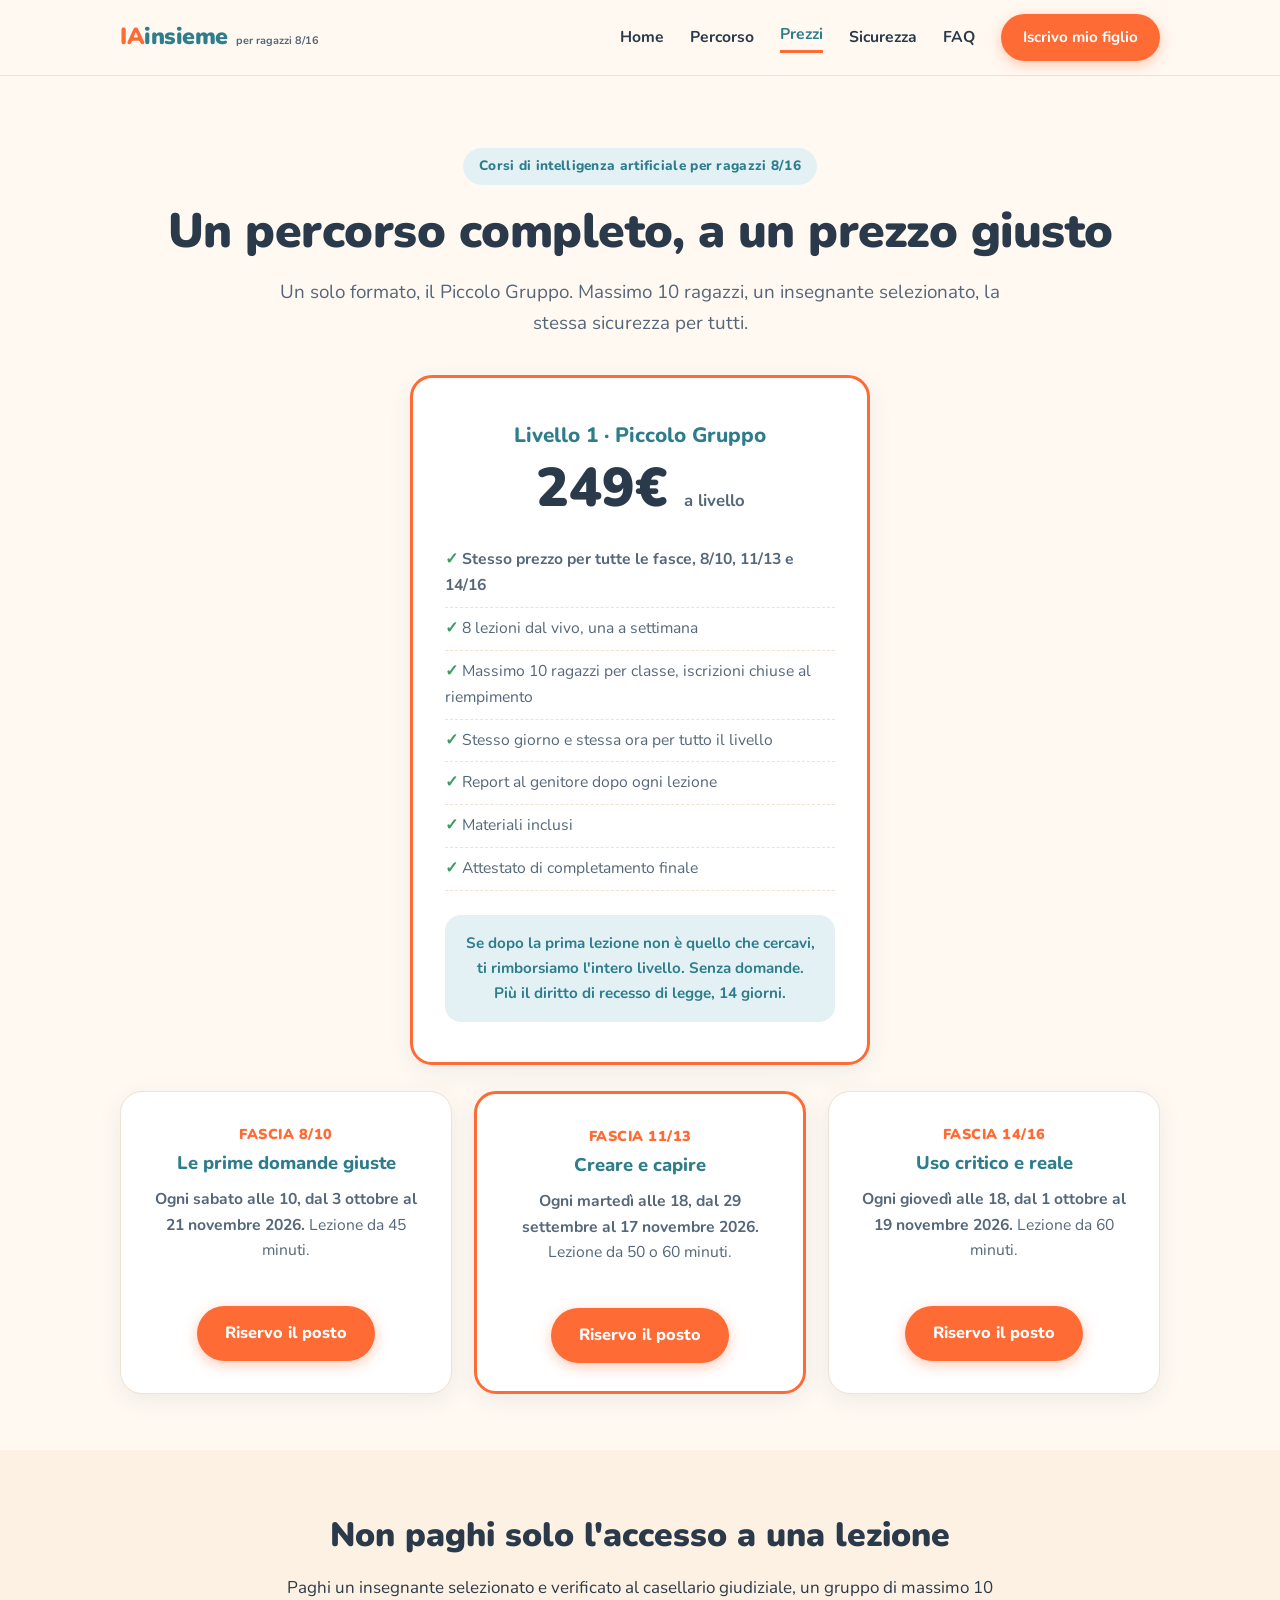
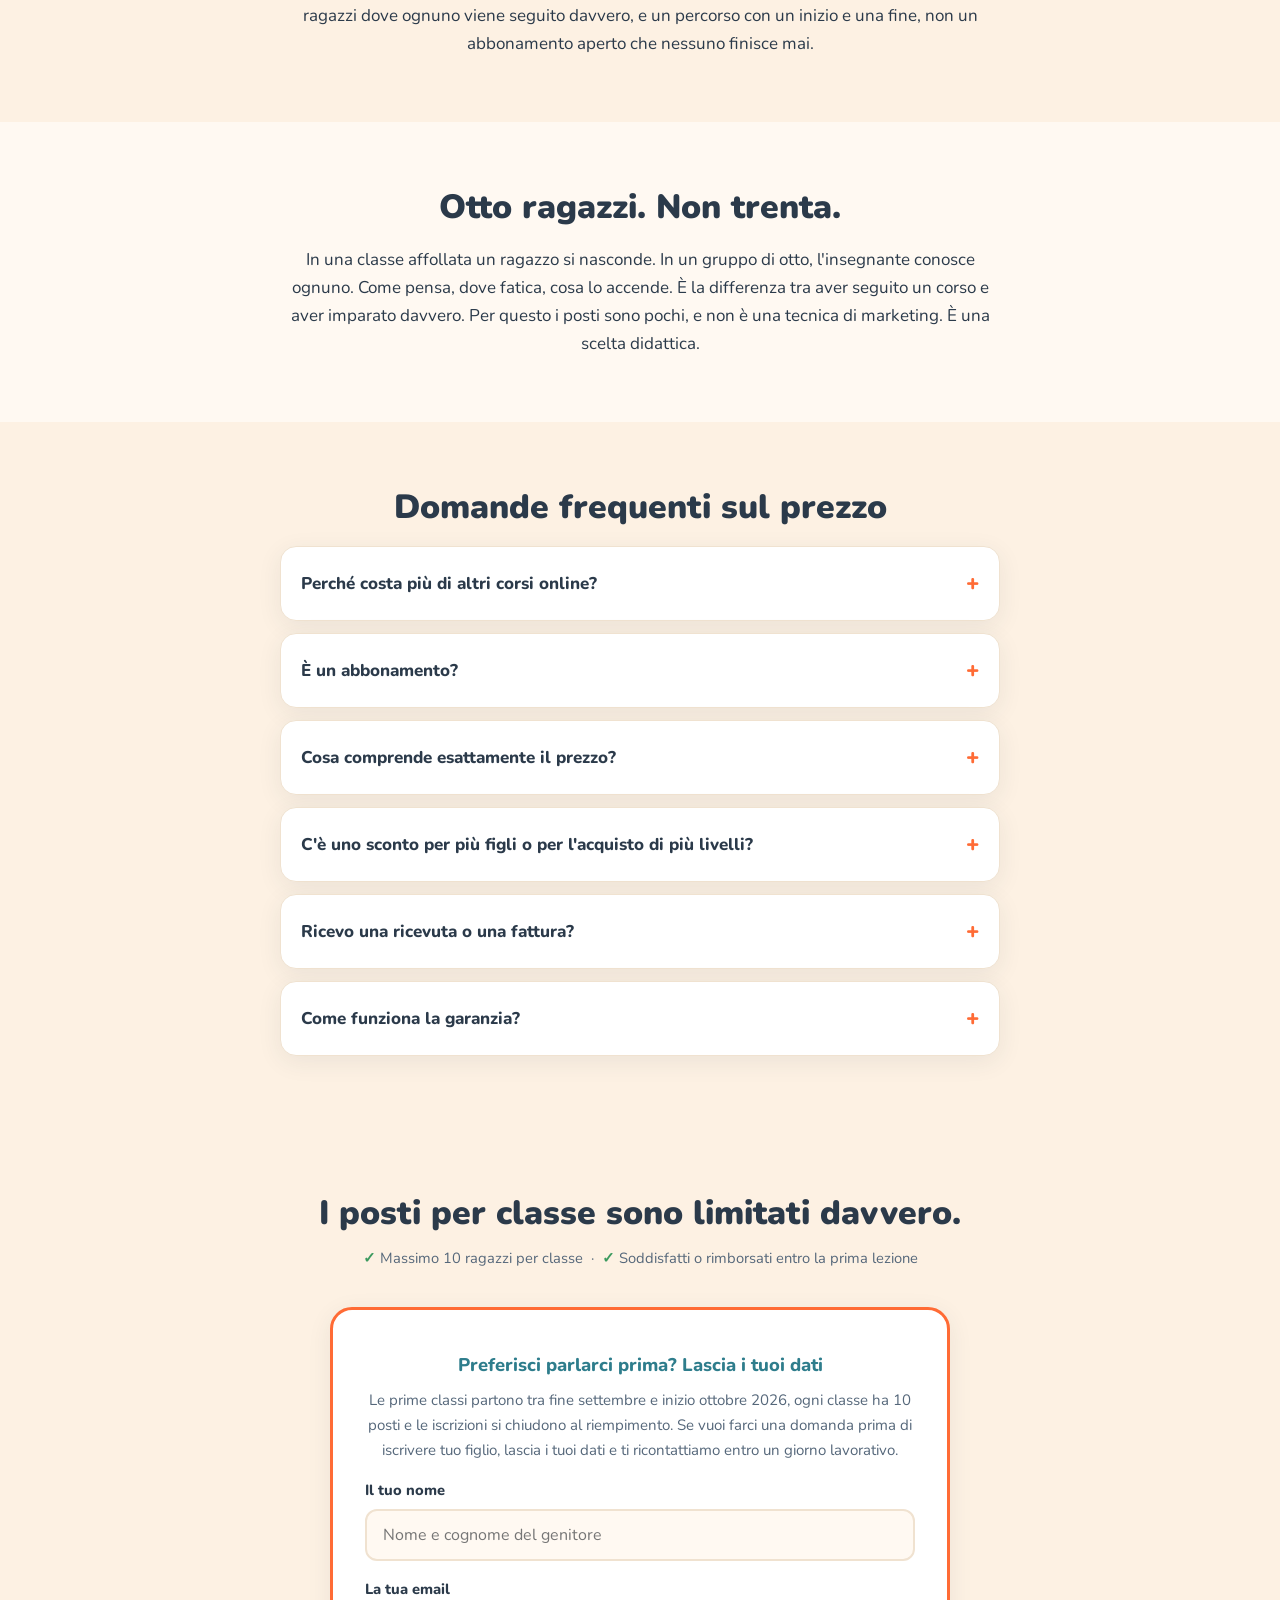
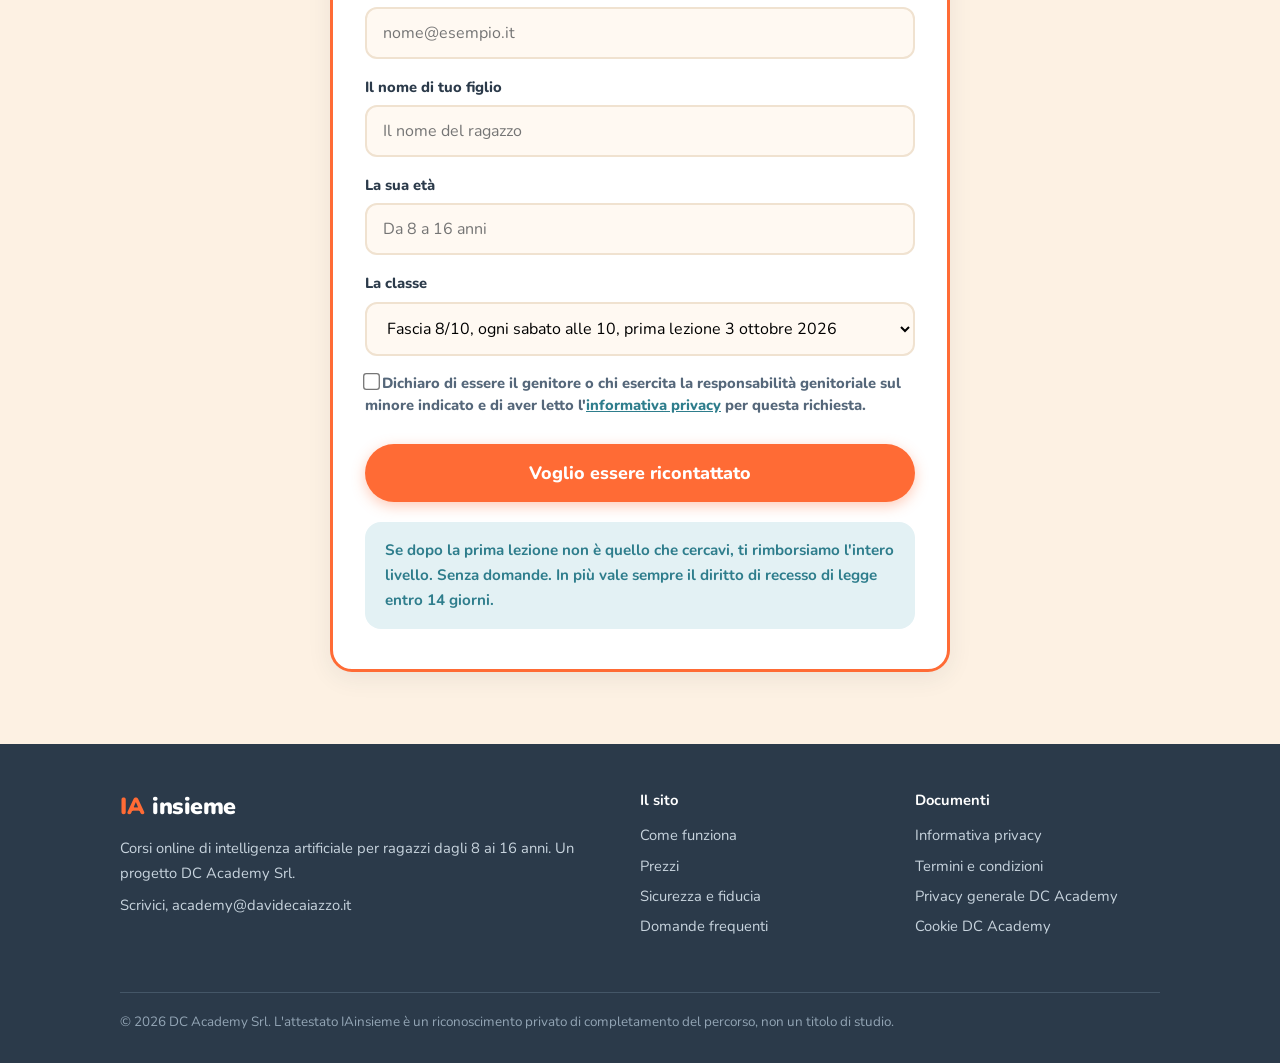
<file: prezzi.html>
<!doctype html>
<html lang="it">
<head>
<meta charset="utf-8">
<meta name="viewport" content="width=device-width, initial-scale=1">
<link rel="icon" href="favicon.ico">
<link rel="icon" href="favicon-32.png" sizes="32x32" type="image/png">
<link rel="icon" href="favicon-16.png" sizes="16x16" type="image/png">
<link rel="apple-touch-icon" href="apple-touch-icon.png">
<title>Prezzi IAinsieme, corsi di intelligenza artificiale per ragazzi</title>
<meta name="description" content="Il Livello 1 di IAinsieme in Piccolo Gruppo costa 249€, 8 lezioni dal vivo con massimo 10 ragazzi. Soddisfatti o rimborsati sulla prima lezione, più il recesso di legge.">
<link rel="canonical" href="https://iainsieme.davidecaiazzo.it/prezzi.html">
<meta property="og:type" content="website">
<meta property="og:title" content="Prezzi IAinsieme, corsi di intelligenza artificiale per ragazzi">
<meta property="og:description" content="Un percorso completo a un prezzo giusto. 8 lezioni dal vivo, massimo 10 ragazzi, garanzia sulla prima lezione.">
<meta property="og:url" content="https://iainsieme.davidecaiazzo.it/prezzi.html">
<meta property="og:locale" content="it_IT">
<link rel="preconnect" href="https://fonts.googleapis.com">
<link rel="preconnect" href="https://fonts.gstatic.com" crossorigin>
<link href="https://fonts.googleapis.com/css2?family=Nunito:wght@400;700;800;900&display=swap" rel="stylesheet">
<link rel="stylesheet" href="style.css">
</head>
<body>

<header>
  <div class="nav">
    <a class="logo" href="index.html"><span><span class="ia">IA</span>insieme</span> <small>per ragazzi 8/16</small></a>
    <input type="checkbox" id="apri-menu" class="nav-toggle">
    <label for="apri-menu" class="nav-burger">☰</label>
    <nav class="menu">
      <a href="index.html">Home</a>
      <a href="percorso.html">Percorso</a>
      <a href="prezzi.html" class="attivo">Prezzi</a>
      <a href="sicurezza.html">Sicurezza</a>
      <a href="faq.html">FAQ</a>
      <a href="index.html#fasce" class="btn">Iscrivo mio figlio</a>
    </nav>
  </div>
</header>

<section class="hero">
  <div class="container centro">
    <span class="occhiello">Corsi di intelligenza artificiale per ragazzi 8/16</span>
    <h1>Un percorso completo, a un prezzo giusto</h1>
    <p class="sottotitolo container narrow">Un solo formato, il Piccolo Gruppo. Massimo 10 ragazzi, un insegnante selezionato, la stessa sicurezza per tutti.</p>

    <div class="card card-prezzo evidenza">
      <h3 style="font-size:1.3rem">Livello 1 · Piccolo Gruppo</h3>
      <div class="prezzo">249€ <small>a livello</small></div>
      <ul>
        <li><strong>Stesso prezzo per tutte le fasce, 8/10, 11/13 e 14/16</strong></li>
        <li>8 lezioni dal vivo, una a settimana</li>
        <li>Massimo 10 ragazzi per classe, iscrizioni chiuse al riempimento</li>
        <li>Stesso giorno e stessa ora per tutto il livello</li>
        <li>Report al genitore dopo ogni lezione</li>
        <li>Materiali inclusi</li>
        <li>Attestato di completamento finale</li>
      </ul>
      <div class="garanzia">Se dopo la prima lezione non è quello che cercavi, ti rimborsiamo l'intero livello. Senza domande. Più il diritto di recesso di legge, 14 giorni.</div>
    </div>

    <div class="griglia tre" style="margin-top:26px">
      <div class="card">
        <span class="eta">FASCIA 8/10</span>
        <h3>Le prime domande giuste</h3>
        <p><strong>Ogni sabato alle 10, dal 3 ottobre al 21 novembre 2026.</strong> Lezione da 45 minuti.</p>
        <p style="margin-top:14px"><a href="https://www.davidecaiazzo.it/offers/R3f5LZPR/checkout" class="btn">Riservo il posto</a></p>
      </div>
      <div class="card evidenza">
        <span class="eta">FASCIA 11/13</span>
        <h3>Creare e capire</h3>
        <p><strong>Ogni martedì alle 18, dal 29 settembre al 17 novembre 2026.</strong> Lezione da 50 o 60 minuti.</p>
        <p style="margin-top:14px"><a href="https://www.davidecaiazzo.it/offers/qzjqZZzy/checkout" class="btn">Riservo il posto</a></p>
      </div>
      <div class="card">
        <span class="eta">FASCIA 14/16</span>
        <h3>Uso critico e reale</h3>
        <p><strong>Ogni giovedì alle 18, dal 1 ottobre al 19 novembre 2026.</strong> Lezione da 60 minuti.</p>
        <p style="margin-top:14px"><a href="https://www.davidecaiazzo.it/offers/bLzWy4g3/checkout" class="btn">Riservo il posto</a></p>
      </div>
    </div>
  </div>
</section>

<section class="alt">
  <div class="container narrow centro">
    <h2>Non paghi solo l'accesso a una lezione</h2>
    <p>Paghi un insegnante selezionato e verificato al casellario giudiziale, un gruppo di massimo 10 ragazzi dove ognuno viene seguito davvero, e un percorso con un inizio e una fine, non un abbonamento aperto che nessuno finisce mai.</p>
  </div>
</section>

<section>
  <div class="container narrow">
    <div class="centro"><h2>Otto ragazzi. Non trenta.</h2></div>
    <p class="centro">In una classe affollata un ragazzo si nasconde. In un gruppo di otto, l'insegnante conosce ognuno. Come pensa, dove fatica, cosa lo accende. È la differenza tra aver seguito un corso e aver imparato davvero. Per questo i posti sono pochi, e non è una tecnica di marketing. È una scelta didattica.</p>
  </div>
</section>

<section class="alt">
  <div class="container narrow">
    <div class="centro"><h2>Domande frequenti sul prezzo</h2></div>
    <details class="faq">
      <summary>Perché costa più di altri corsi online?</summary>
      <div class="risposta">Perché non è un corso di massa. Un gruppo di massimo 10 ragazzi significa che l'insegnante può seguire davvero ognuno di loro. Paghi l'attenzione individuale, non solo l'accesso a una lezione.</div>
    </details>
    <details class="faq">
      <summary>È un abbonamento?</summary>
      <div class="risposta">No. Ogni livello si acquista singolarmente e non si rinnova in automatico. Alla fine delle 8 lezioni decidi tu se proseguire con il livello successivo.</div>
    </details>
    <details class="faq">
      <summary>Cosa comprende esattamente il prezzo?</summary>
      <div class="risposta">Le 8 lezioni dal vivo, i materiali, il report al genitore dopo ogni lezione e l'attestato di completamento finale. Nessun costo nascosto.</div>
    </details>
    <details class="faq">
      <summary>C'è uno sconto per più figli o per l'acquisto di più livelli?</summary>
      <div class="risposta">Non in questa prima fase. Se hai una situazione particolare scrivici, ne parliamo volentieri.</div>
    </details>
    <details class="faq">
      <summary>Ricevo una ricevuta o una fattura?</summary>
      <div class="risposta">Sì. Dopo l'acquisto ricevi la conferma di pagamento via email. Se ti serve la fattura basta scriverci ad academy@davidecaiazzo.it con i dati di fatturazione e te la mandiamo.</div>
    </details>
    <details class="faq">
      <summary>Come funziona la garanzia?</summary>
      <div class="risposta">Se dopo la prima lezione tuo figlio o tu non siete soddisfatti, ti rimborsiamo l'intero livello scrivendo una semplice email. In più vale sempre il diritto di recesso di legge entro 14 giorni dall'acquisto.</div>
    </details>
  </div>
</section>

<section class="cta-finale" id="iscriviti">
  <div class="container">
    <h2>I posti per classe sono limitati davvero.</h2>
    <p class="microcopy"><span class="check">✓</span> Massimo 10 ragazzi per classe &nbsp;·&nbsp; <span class="check">✓</span> Soddisfatti o rimborsati entro la prima lezione</p>
    <div class="iscriviti-box" style="text-align:left">
      <h3 style="text-align:center">Preferisci parlarci prima? Lascia i tuoi dati</h3>
      <p style="font-size:.94rem;color:var(--ink-soft);text-align:center">Le prime classi partono tra fine settembre e inizio ottobre 2026, ogni classe ha 10 posti e le iscrizioni si chiudono al riempimento. Se vuoi farci una domanda prima di iscrivere tuo figlio, lascia i tuoi dati e ti ricontattiamo entro un giorno lavorativo.</p>
      <form onsubmit="return inviaIscrizione(this)">
        <label for="nome">Il tuo nome</label>
        <input id="nome" name="nome" type="text" required placeholder="Nome e cognome del genitore">
        <label for="email">La tua email</label>
        <input id="email" name="email" type="email" required placeholder="nome@esempio.it">
        <label for="nome-figlio">Il nome di tuo figlio</label>
        <input id="nome-figlio" name="nomefiglio" type="text" required placeholder="Il nome del ragazzo">
        <label for="eta-figlio">La sua età</label>
        <input id="eta-figlio" name="etafiglio" type="number" min="8" max="16" required placeholder="Da 8 a 16 anni">
        <label for="slot">La classe</label>
        <select id="slot" name="slot">
          <option>Fascia 8/10, ogni sabato alle 10, prima lezione 3 ottobre 2026</option>
          <option>Fascia 11/13, ogni martedì alle 18, prima lezione 29 settembre 2026</option>
          <option>Fascia 14/16, ogni giovedì alle 18, prima lezione 1 ottobre 2026</option>
        </select>
        <label class="consenso">
          <input type="checkbox" name="consensoprivacy" required>
          <span>Dichiaro di essere il genitore o chi esercita la responsabilità genitoriale sul minore indicato e di aver letto l'<a href="privacy.html" target="_blank">informativa privacy</a> per questa richiesta.</span>
        </label>
        <button type="submit" class="btn grande">Voglio essere ricontattato</button>
      </form>
      <div class="garanzia">Se dopo la prima lezione non è quello che cercavi, ti rimborsiamo l'intero livello. Senza domande. In più vale sempre il diritto di recesso di legge entro 14 giorni.</div>
    </div>
  </div>
</section>

<footer>
  <div class="container">
    <div>
      <span class="logo"><span class="ia">IA</span>insieme</span>
      <p>Corsi online di intelligenza artificiale per ragazzi dagli 8 ai 16 anni. Un progetto DC Academy Srl.</p>
      <p style="margin-top:8px">Scrivici, <a href="mailto:academy@davidecaiazzo.it" style="display:inline">academy@davidecaiazzo.it</a></p>
    </div>
    <div>
      <strong>Il sito</strong>
      <a href="percorso.html">Come funziona</a>
      <a href="prezzi.html">Prezzi</a>
      <a href="sicurezza.html">Sicurezza e fiducia</a>
      <a href="faq.html">Domande frequenti</a>
    </div>
    <div>
      <strong>Documenti</strong>
      <a href="privacy.html">Informativa privacy</a>
      <a href="termini.html">Termini e condizioni</a>
      <a href="https://docs.google.com/document/d/1qUNgRcZ0W9aZxutDu1Fv2k5aM6Nti4V0/edit">Privacy generale DC Academy</a>
      <a href="https://docs.google.com/document/d/1PTTs2QFMqBtZaefLHPrrfMxJRnlGewih/edit">Cookie DC Academy</a>
    </div>
    <div class="legale">© 2026 DC Academy Srl. L'attestato IAinsieme è un riconoscimento privato di completamento del percorso, non un titolo di studio.</div>
  </div>
</footer>

<script>
function inviaIscrizione(f){
  var corpo = encodeURIComponent("Buongiorno, vorrei iscrivere mio figlio al Livello 1 di IAinsieme.\n\nNome genitore, " + f.nome.value + "\nEmail, " + f.email.value + "\nNome del ragazzo, " + f.nomefiglio.value + "\nEt\u00e0 del ragazzo, " + f.etafiglio.value + "\nClasse scelta, " + f.slot.value);
  window.location.href = "mailto:academy@davidecaiazzo.it?subject=" + encodeURIComponent("Iscrizione IAinsieme Livello 1") + "&body=" + corpo;
  return false;
}
</script>
</body>
</html>
</file>
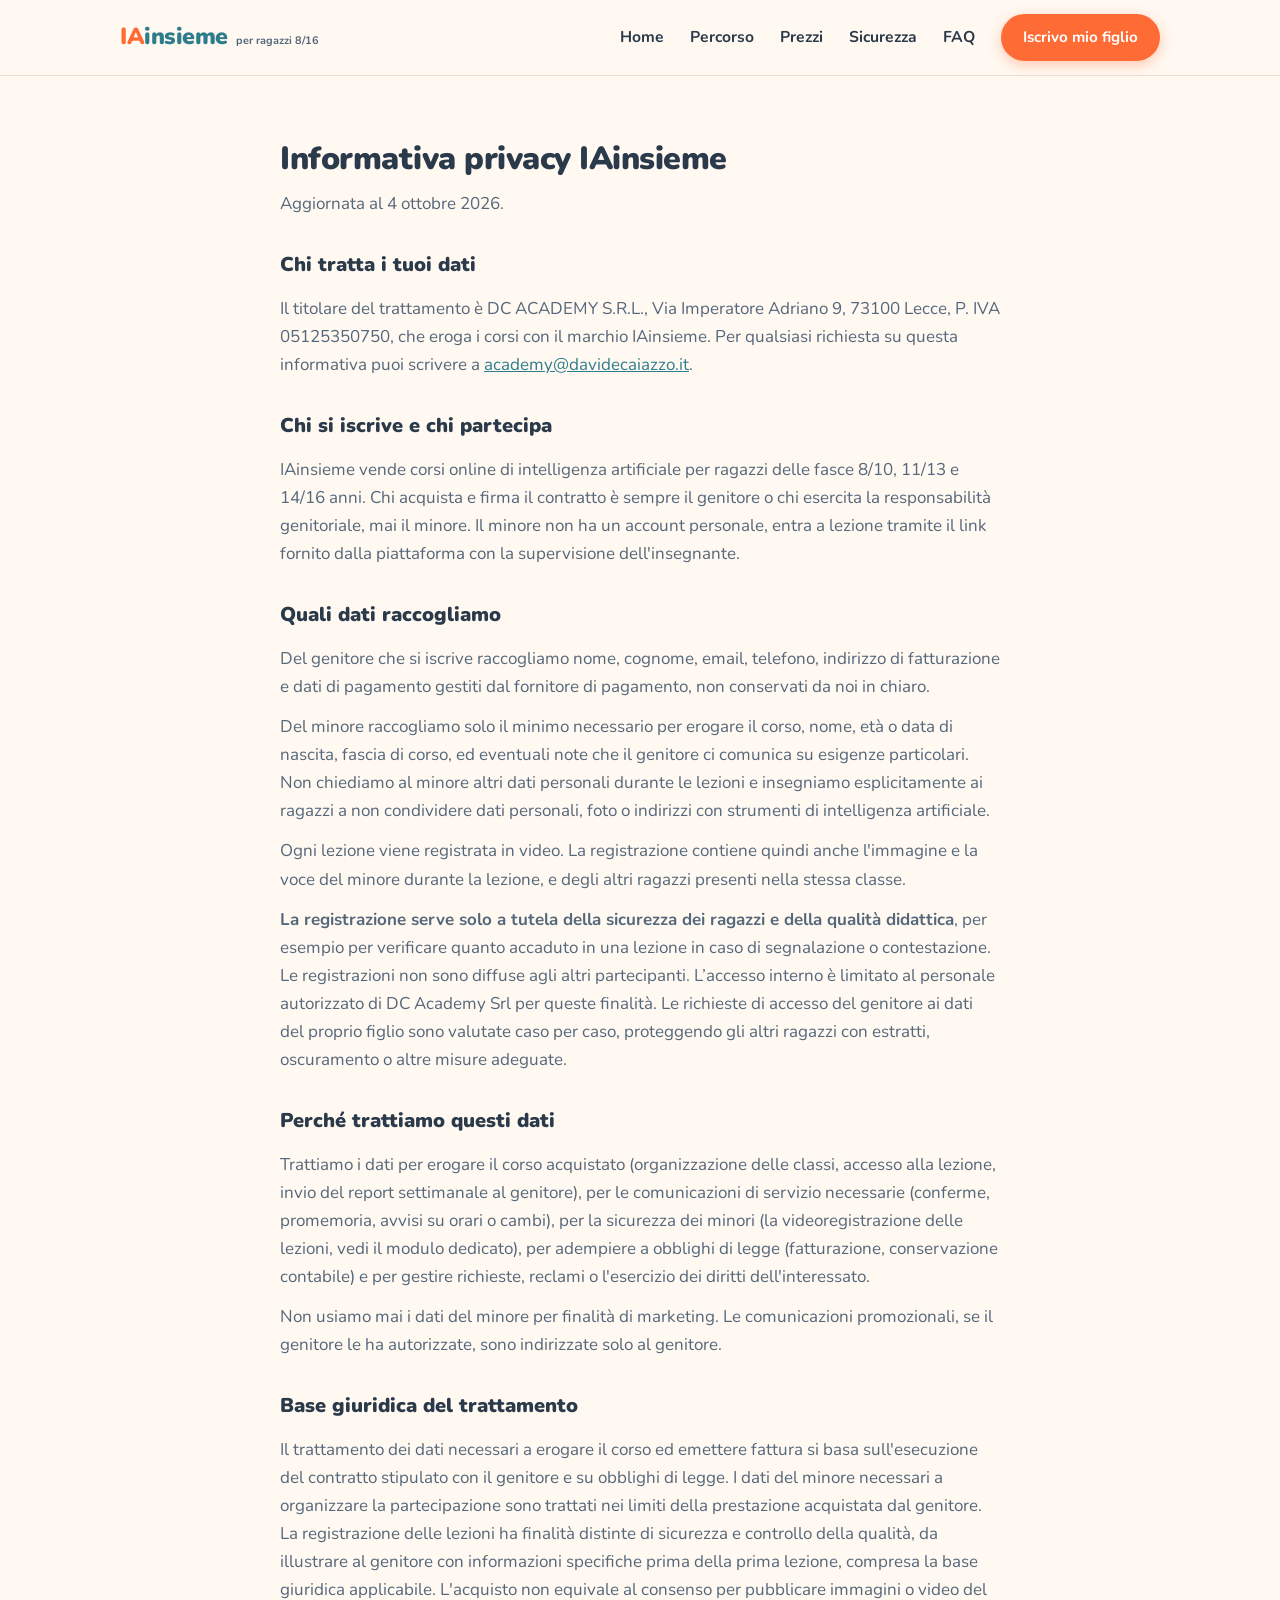
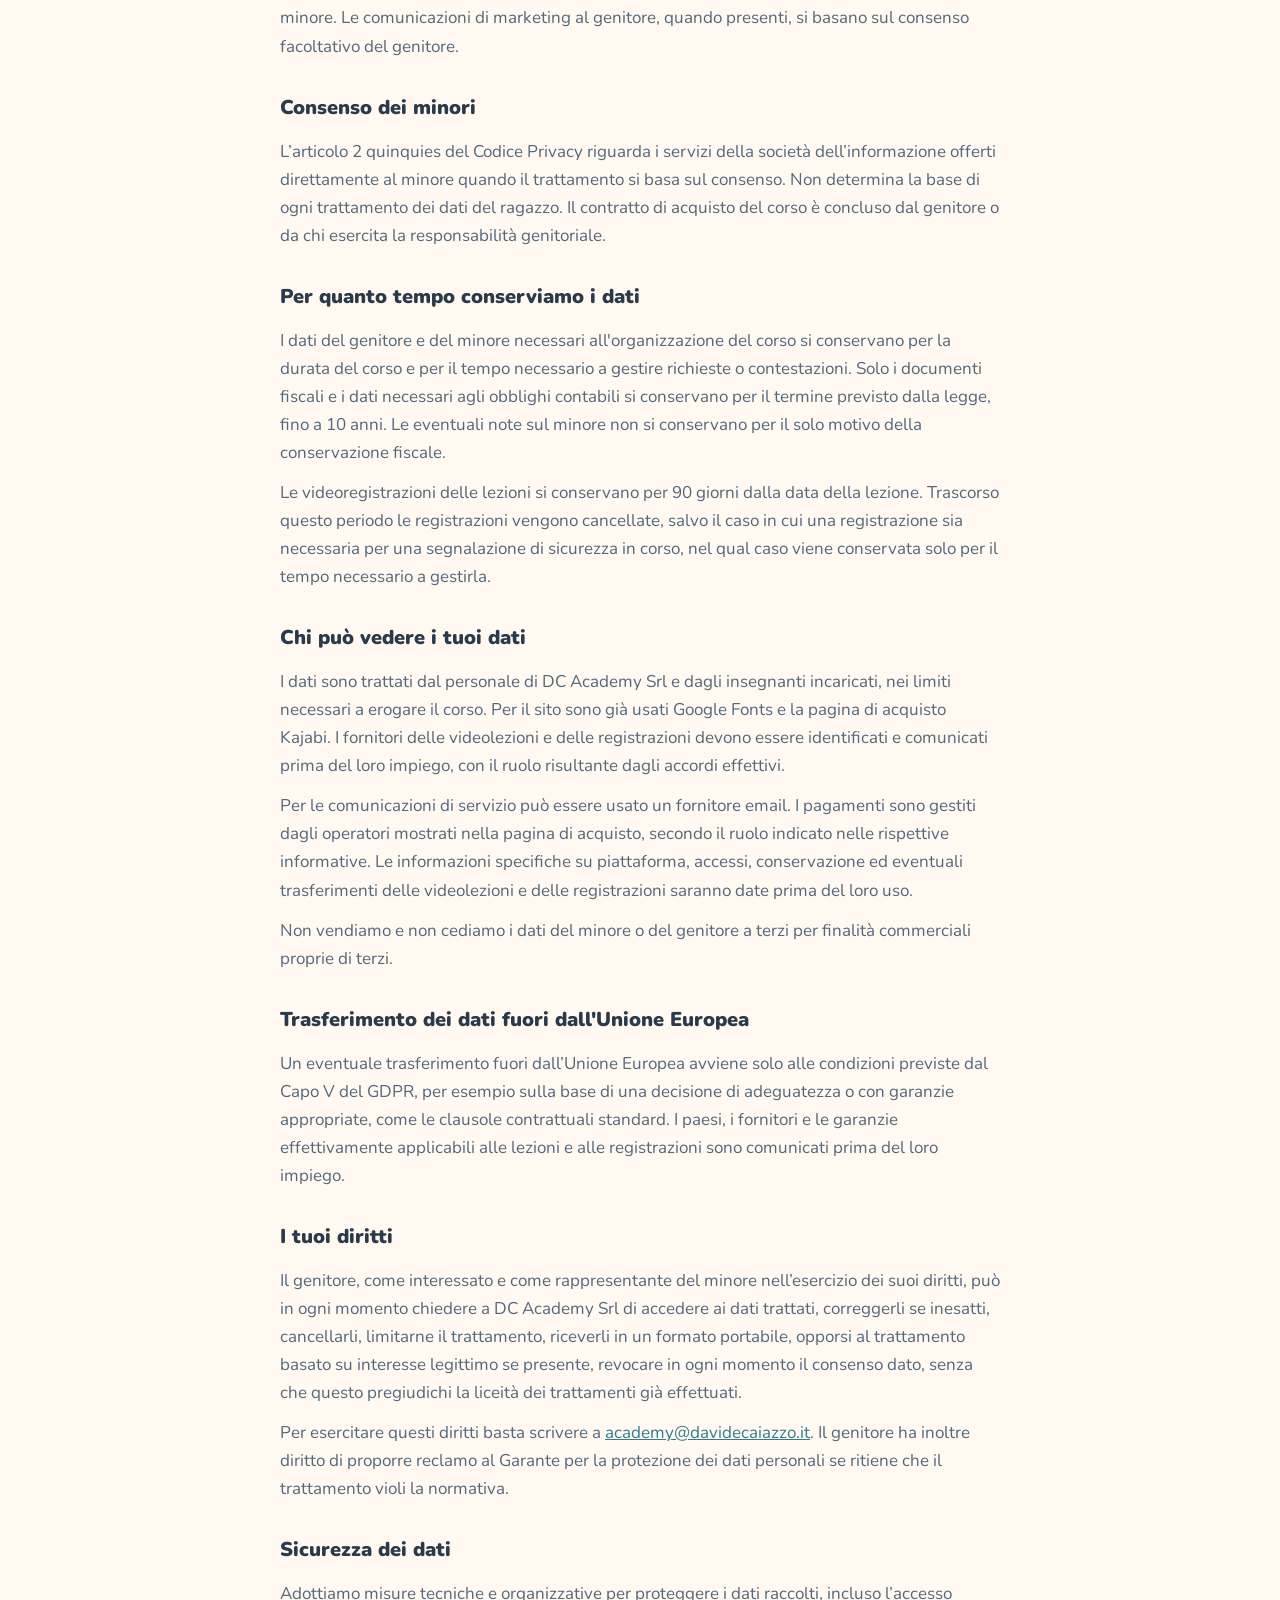
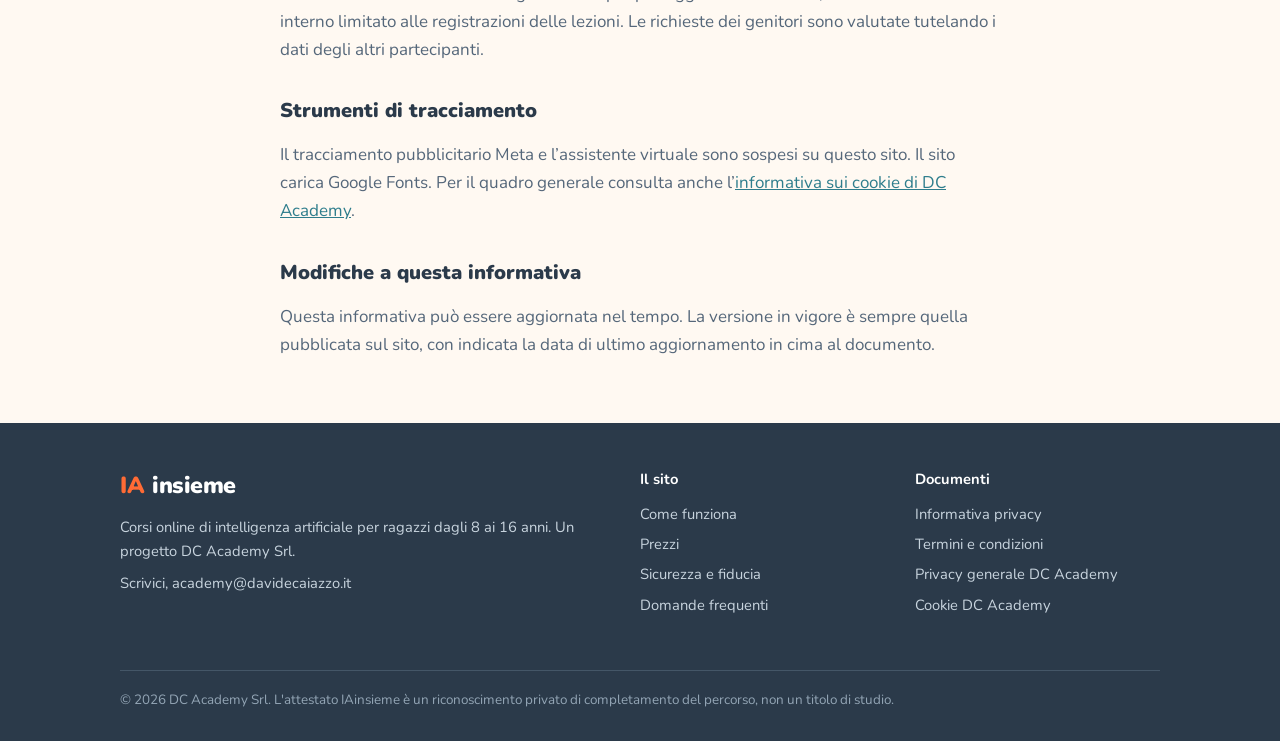
<file: privacy.html>
<!doctype html>
<html lang="it">
<head>
<meta charset="utf-8">
<meta name="viewport" content="width=device-width, initial-scale=1">
<link rel="icon" href="favicon.ico">
<link rel="icon" href="favicon-32.png" sizes="32x32" type="image/png">
<link rel="icon" href="favicon-16.png" sizes="16x16" type="image/png">
<link rel="apple-touch-icon" href="apple-touch-icon.png">
<title>Informativa privacy IAinsieme</title>
<meta name="description" content="Informativa privacy di IAinsieme, corsi di intelligenza artificiale per ragazzi 8/16 erogati da DC Academy Srl. Quali dati raccogliamo, perché e per quanto tempo.">
<link rel="canonical" href="https://iainsieme.davidecaiazzo.it/privacy.html">
<meta name="robots" content="noindex, follow">
<meta property="og:type" content="website">
<meta property="og:title" content="Informativa privacy IAinsieme">
<meta property="og:description" content="Come trattiamo i dati dei genitori e dei minori iscritti ai corsi IAinsieme.">
<meta property="og:url" content="https://iainsieme.davidecaiazzo.it/privacy.html">
<meta property="og:locale" content="it_IT">
<link rel="preconnect" href="https://fonts.googleapis.com">
<link rel="preconnect" href="https://fonts.gstatic.com" crossorigin>
<link href="https://fonts.googleapis.com/css2?family=Nunito:wght@400;700;800;900&display=swap" rel="stylesheet">
<link rel="stylesheet" href="style.css">
<style>.doc h2{font-size:1.25rem;margin-top:34px}.doc p{margin-top:12px;color:var(--ink-soft)}</style>
</head>
<body>

<header>
  <div class="nav">
    <a class="logo" href="index.html"><span><span class="ia">IA</span>insieme</span> <small>per ragazzi 8/16</small></a>
    <input type="checkbox" id="apri-menu" class="nav-toggle">
    <label for="apri-menu" class="nav-burger">☰</label>
    <nav class="menu">
      <a href="index.html">Home</a>
      <a href="percorso.html">Percorso</a>
      <a href="prezzi.html">Prezzi</a>
      <a href="sicurezza.html">Sicurezza</a>
      <a href="faq.html">FAQ</a>
      <a href="https://www.davidecaiazzo.it/offers/qzjqZZzy/checkout" class="btn">Iscrivo mio figlio</a>
    </nav>
  </div>
</header>

<section>
  <div class="container narrow doc">
    <h1 style="font-size:2rem">Informativa privacy IAinsieme</h1>
    <p>Aggiornata al 4 ottobre 2026.</p>

    <h2>Chi tratta i tuoi dati</h2>
    <p>Il titolare del trattamento è DC ACADEMY S.R.L., Via Imperatore Adriano 9, 73100 Lecce, P. IVA 05125350750, che eroga i corsi con il marchio IAinsieme. Per qualsiasi richiesta su questa informativa puoi scrivere a <a href="mailto:academy@davidecaiazzo.it">academy@davidecaiazzo.it</a>.</p>

    <h2>Chi si iscrive e chi partecipa</h2>
    <p>IAinsieme vende corsi online di intelligenza artificiale per ragazzi delle fasce 8/10, 11/13 e 14/16 anni. Chi acquista e firma il contratto è sempre il genitore o chi esercita la responsabilità genitoriale, mai il minore. Il minore non ha un account personale, entra a lezione tramite il link fornito dalla piattaforma con la supervisione dell'insegnante.</p>

    <h2>Quali dati raccogliamo</h2>
    <p>Del genitore che si iscrive raccogliamo nome, cognome, email, telefono, indirizzo di fatturazione e dati di pagamento gestiti dal fornitore di pagamento, non conservati da noi in chiaro.</p>
    <p>Del minore raccogliamo solo il minimo necessario per erogare il corso, nome, età o data di nascita, fascia di corso, ed eventuali note che il genitore ci comunica su esigenze particolari. Non chiediamo al minore altri dati personali durante le lezioni e insegniamo esplicitamente ai ragazzi a non condividere dati personali, foto o indirizzi con strumenti di intelligenza artificiale.</p>
    <p>Ogni lezione viene registrata in video. La registrazione contiene quindi anche l'immagine e la voce del minore durante la lezione, e degli altri ragazzi presenti nella stessa classe.</p>
    <p><strong>La registrazione serve solo a tutela della sicurezza dei ragazzi e della qualità didattica</strong>, per esempio per verificare quanto accaduto in una lezione in caso di segnalazione o contestazione. Le registrazioni non sono diffuse agli altri partecipanti. L’accesso interno è limitato al personale autorizzato di DC Academy Srl per queste finalità. Le richieste di accesso del genitore ai dati del proprio figlio sono valutate caso per caso, proteggendo gli altri ragazzi con estratti, oscuramento o altre misure adeguate.</p>

    <h2>Perché trattiamo questi dati</h2>
    <p>Trattiamo i dati per erogare il corso acquistato (organizzazione delle classi, accesso alla lezione, invio del report settimanale al genitore), per le comunicazioni di servizio necessarie (conferme, promemoria, avvisi su orari o cambi), per la sicurezza dei minori (la videoregistrazione delle lezioni, vedi il modulo dedicato), per adempiere a obblighi di legge (fatturazione, conservazione contabile) e per gestire richieste, reclami o l'esercizio dei diritti dell'interessato.</p>
    <p>Non usiamo mai i dati del minore per finalità di marketing. Le comunicazioni promozionali, se il genitore le ha autorizzate, sono indirizzate solo al genitore.</p>

    <h2>Base giuridica del trattamento</h2>
    <p>Il trattamento dei dati necessari a erogare il corso ed emettere fattura si basa sull'esecuzione del contratto stipulato con il genitore e su obblighi di legge. I dati del minore necessari a organizzare la partecipazione sono trattati nei limiti della prestazione acquistata dal genitore. La registrazione delle lezioni ha finalità distinte di sicurezza e controllo della qualità, da illustrare al genitore con informazioni specifiche prima della prima lezione, compresa la base giuridica applicabile. L'acquisto non equivale al consenso per pubblicare immagini o video del minore. Le comunicazioni di marketing al genitore, quando presenti, si basano sul consenso facoltativo del genitore.</p>

    <h2>Consenso dei minori</h2>
    <p>L’articolo 2 quinquies del Codice Privacy riguarda i servizi della società dell’informazione offerti direttamente al minore quando il trattamento si basa sul consenso. Non determina la base di ogni trattamento dei dati del ragazzo. Il contratto di acquisto del corso è concluso dal genitore o da chi esercita la responsabilità genitoriale.</p>

    <h2>Per quanto tempo conserviamo i dati</h2>
    <p>I dati del genitore e del minore necessari all'organizzazione del corso si conservano per la durata del corso e per il tempo necessario a gestire richieste o contestazioni. Solo i documenti fiscali e i dati necessari agli obblighi contabili si conservano per il termine previsto dalla legge, fino a 10 anni. Le eventuali note sul minore non si conservano per il solo motivo della conservazione fiscale.</p>
    <p>Le videoregistrazioni delle lezioni si conservano per 90 giorni dalla data della lezione. Trascorso questo periodo le registrazioni vengono cancellate, salvo il caso in cui una registrazione sia necessaria per una segnalazione di sicurezza in corso, nel qual caso viene conservata solo per il tempo necessario a gestirla.</p>

    <h2>Chi può vedere i tuoi dati</h2>
    <p>I dati sono trattati dal personale di DC Academy Srl e dagli insegnanti incaricati, nei limiti necessari a erogare il corso. Per il sito sono già usati Google Fonts e la pagina di acquisto Kajabi. I fornitori delle videolezioni e delle registrazioni devono essere identificati e comunicati prima del loro impiego, con il ruolo risultante dagli accordi effettivi.</p>
    <p>Per le comunicazioni di servizio può essere usato un fornitore email. I pagamenti sono gestiti dagli operatori mostrati nella pagina di acquisto, secondo il ruolo indicato nelle rispettive informative. Le informazioni specifiche su piattaforma, accessi, conservazione ed eventuali trasferimenti delle videolezioni e delle registrazioni saranno date prima del loro uso.</p>
    <p>Non vendiamo e non cediamo i dati del minore o del genitore a terzi per finalità commerciali proprie di terzi.</p>

    <h2>Trasferimento dei dati fuori dall'Unione Europea</h2>
    <p>Un eventuale trasferimento fuori dall’Unione Europea avviene solo alle condizioni previste dal Capo V del GDPR, per esempio sulla base di una decisione di adeguatezza o con garanzie appropriate, come le clausole contrattuali standard. I paesi, i fornitori e le garanzie effettivamente applicabili alle lezioni e alle registrazioni sono comunicati prima del loro impiego.</p>

    <h2>I tuoi diritti</h2>
    <p>Il genitore, come interessato e come rappresentante del minore nell’esercizio dei suoi diritti, può in ogni momento chiedere a DC Academy Srl di accedere ai dati trattati, correggerli se inesatti, cancellarli, limitarne il trattamento, riceverli in un formato portabile, opporsi al trattamento basato su interesse legittimo se presente, revocare in ogni momento il consenso dato, senza che questo pregiudichi la liceità dei trattamenti già effettuati.</p>
    <p>Per esercitare questi diritti basta scrivere a <a href="mailto:academy@davidecaiazzo.it">academy@davidecaiazzo.it</a>. Il genitore ha inoltre diritto di proporre reclamo al Garante per la protezione dei dati personali se ritiene che il trattamento violi la normativa.</p>

    <h2>Sicurezza dei dati</h2>
    <p>Adottiamo misure tecniche e organizzative per proteggere i dati raccolti, incluso l’accesso interno limitato alle registrazioni delle lezioni. Le richieste dei genitori sono valutate tutelando i dati degli altri partecipanti.</p>

    <h2>Strumenti di tracciamento</h2>
    <p>Il tracciamento pubblicitario Meta e l’assistente virtuale sono sospesi su questo sito. Il sito carica Google Fonts. Per il quadro generale consulta anche l’<a href="https://docs.google.com/document/d/1PTTs2QFMqBtZaefLHPrrfMxJRnlGewih/edit">informativa sui cookie di DC Academy</a>.</p>

    <h2>Modifiche a questa informativa</h2>
    <p>Questa informativa può essere aggiornata nel tempo. La versione in vigore è sempre quella pubblicata sul sito, con indicata la data di ultimo aggiornamento in cima al documento.</p>
  </div>
</section>

<footer>
  <div class="container">
    <div>
      <span class="logo"><span class="ia">IA</span>insieme</span>
      <p>Corsi online di intelligenza artificiale per ragazzi dagli 8 ai 16 anni. Un progetto DC Academy Srl.</p>
      <p style="margin-top:8px">Scrivici, <a href="mailto:academy@davidecaiazzo.it" style="display:inline">academy@davidecaiazzo.it</a></p>
    </div>
    <div>
      <strong>Il sito</strong>
      <a href="percorso.html">Come funziona</a>
      <a href="prezzi.html">Prezzi</a>
      <a href="sicurezza.html">Sicurezza e fiducia</a>
      <a href="faq.html">Domande frequenti</a>
    </div>
    <div>
      <strong>Documenti</strong>
      <a href="privacy.html">Informativa privacy</a>
      <a href="termini.html">Termini e condizioni</a>
      <a href="https://docs.google.com/document/d/1qUNgRcZ0W9aZxutDu1Fv2k5aM6Nti4V0/edit">Privacy generale DC Academy</a>
      <a href="https://docs.google.com/document/d/1PTTs2QFMqBtZaefLHPrrfMxJRnlGewih/edit">Cookie DC Academy</a>
    </div>
    <div class="legale">© 2026 DC Academy Srl. L'attestato IAinsieme è un riconoscimento privato di completamento del percorso, non un titolo di studio.</div>
  </div>
</footer>
</body>
</html>
</file>
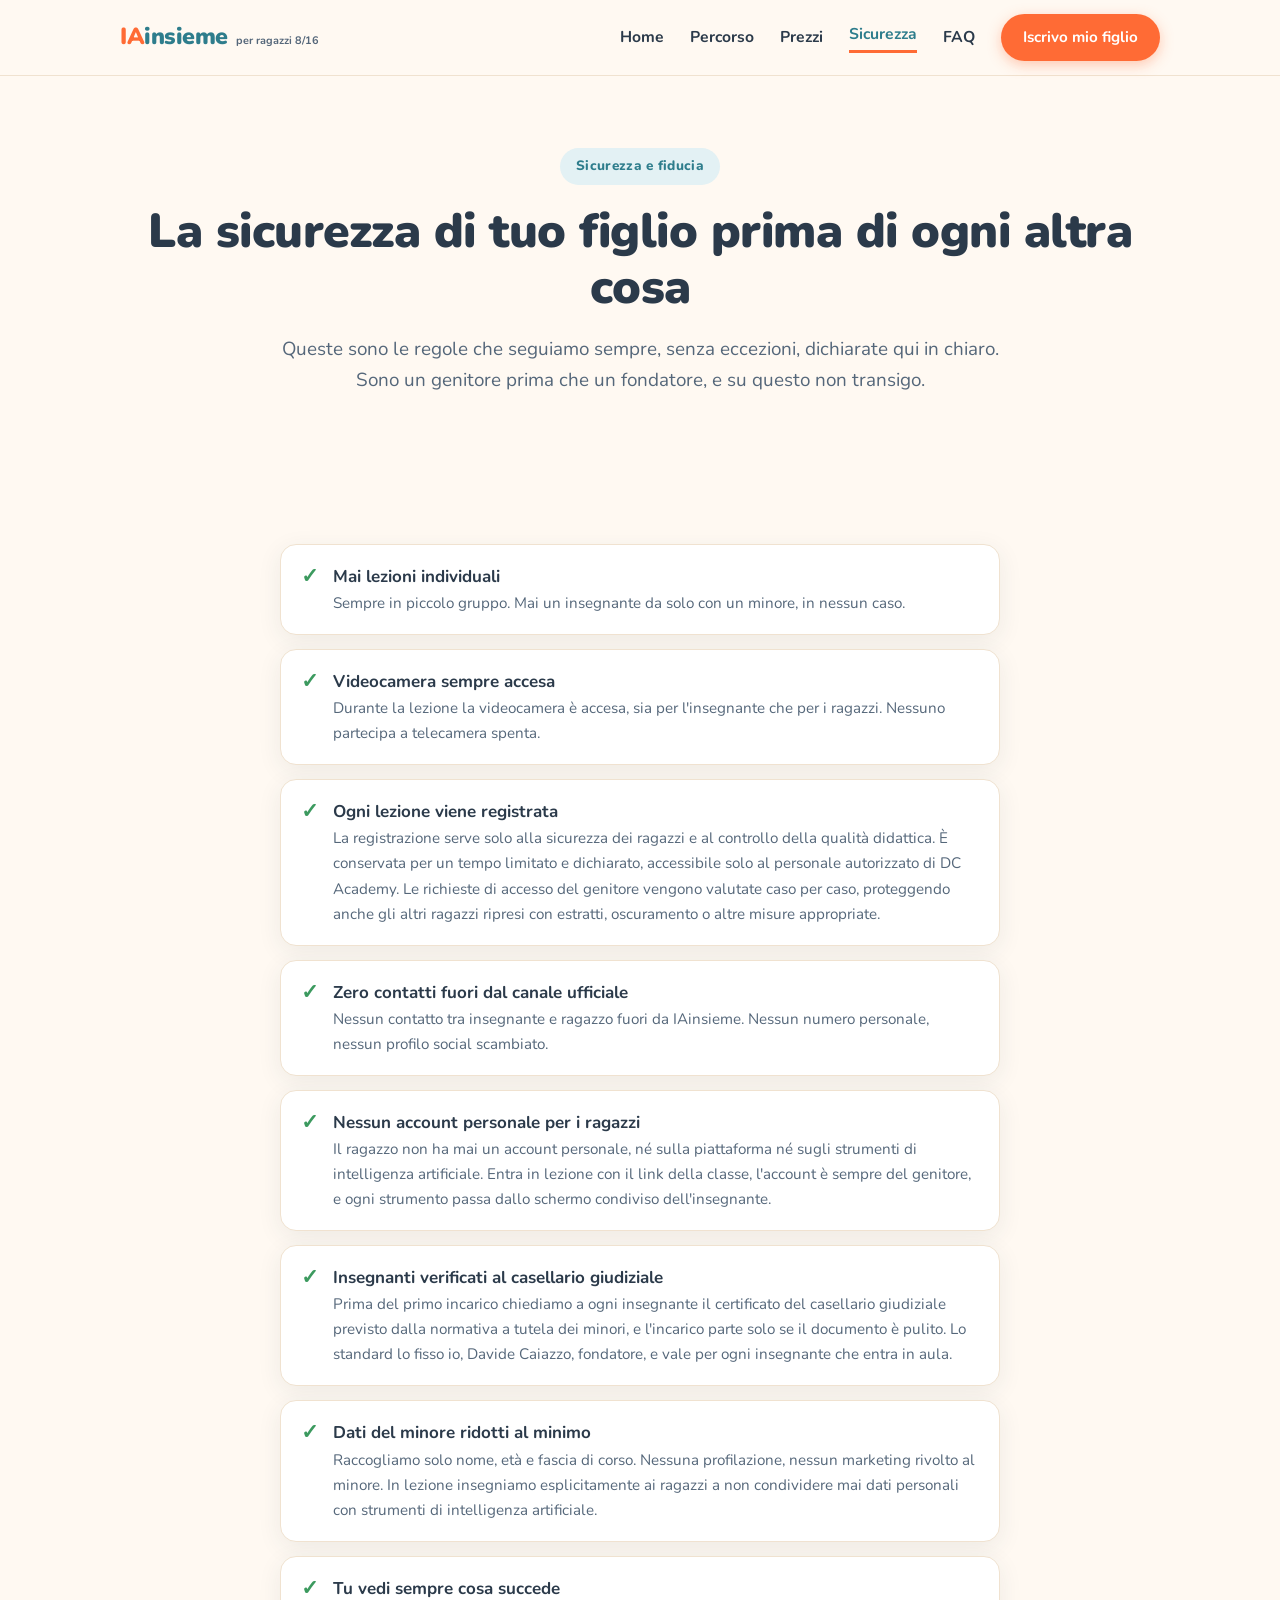
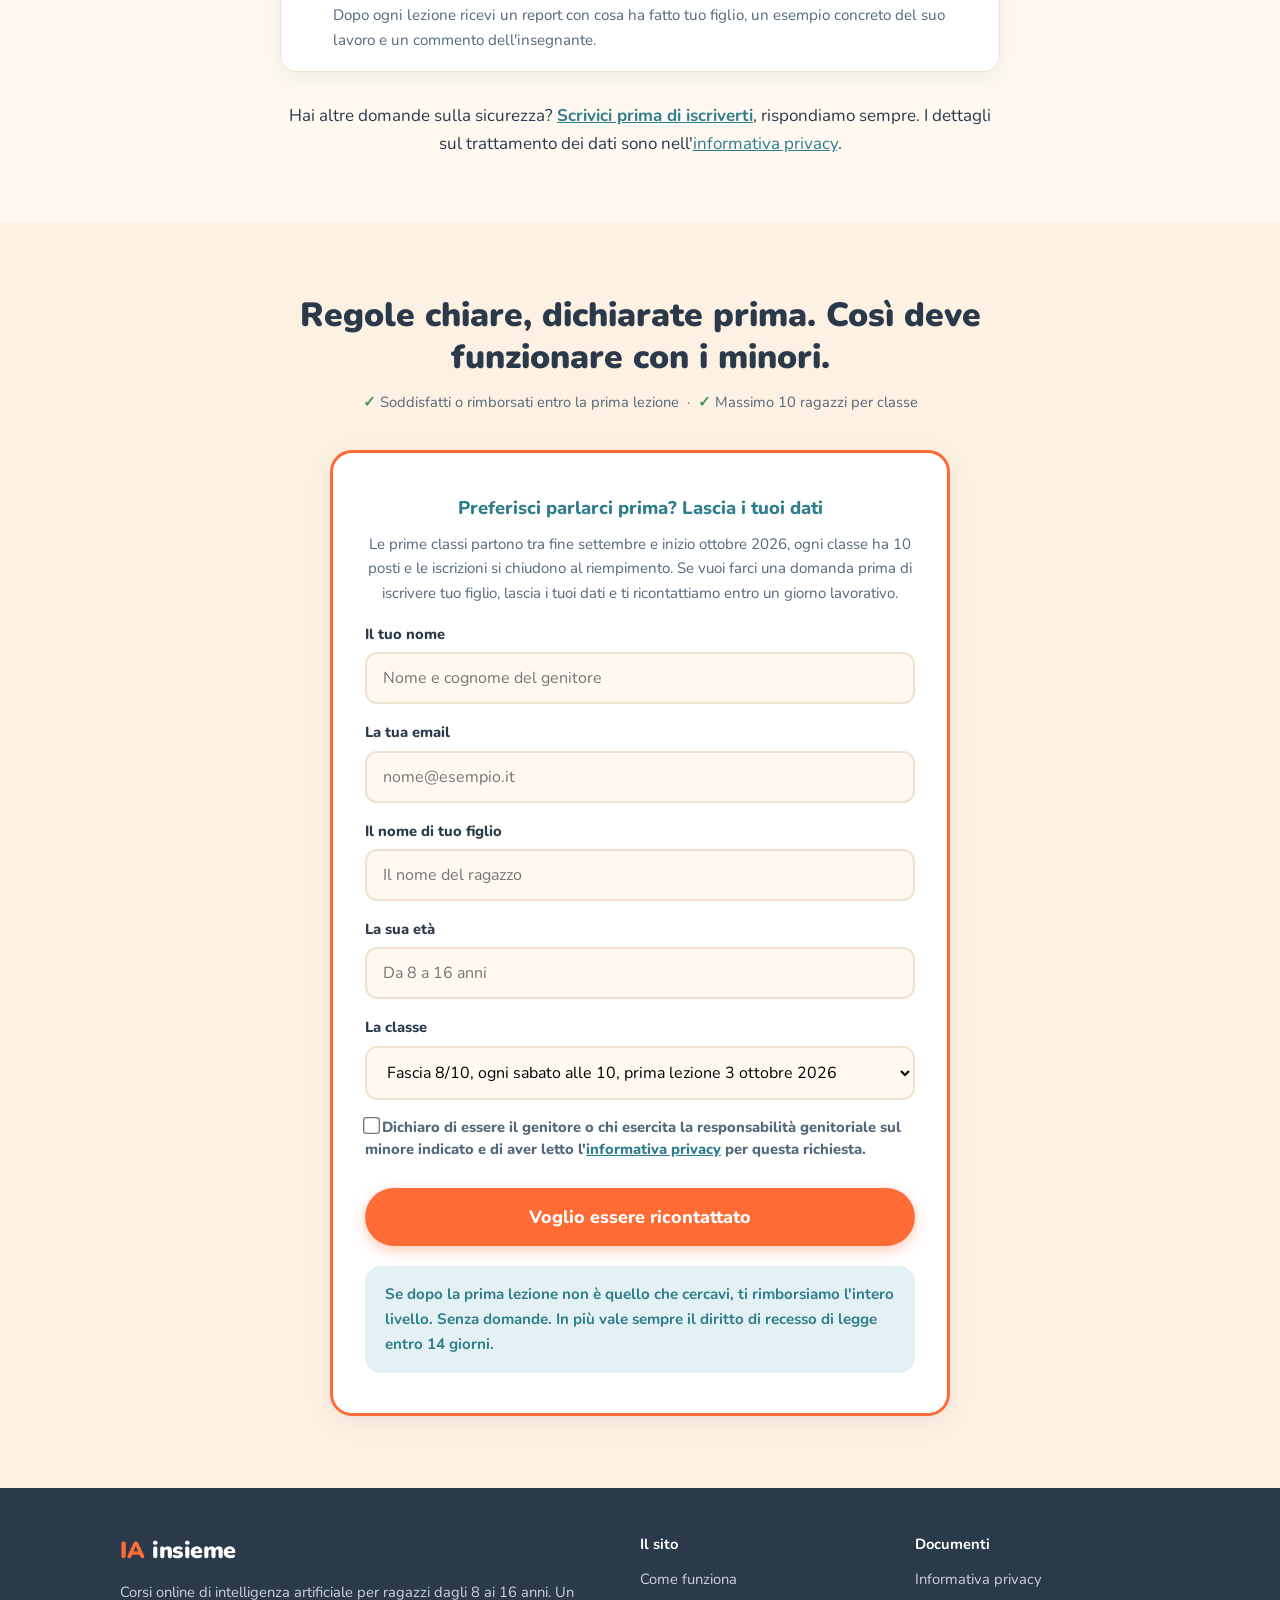
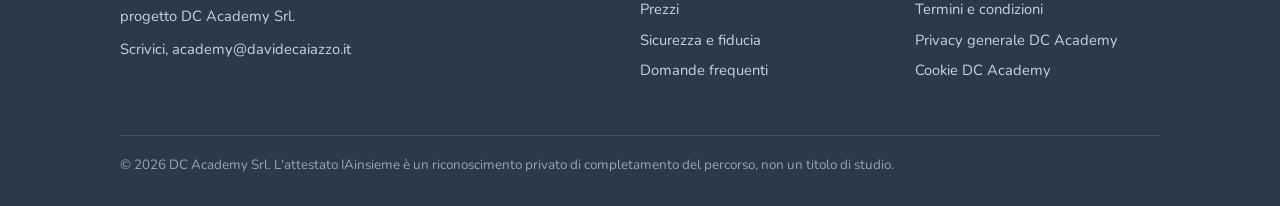
<file: sicurezza.html>
<!doctype html>
<html lang="it">
<head>
<meta charset="utf-8">
<meta name="viewport" content="width=device-width, initial-scale=1">
<link rel="icon" href="favicon.ico">
<link rel="icon" href="favicon-32.png" sizes="32x32" type="image/png">
<link rel="icon" href="favicon-16.png" sizes="16x16" type="image/png">
<link rel="apple-touch-icon" href="apple-touch-icon.png">
<title>Sicurezza e fiducia, le regole di IAinsieme per i minori</title>
<meta name="description" content="Le regole di sicurezza di IAinsieme, corsi di intelligenza artificiale per ragazzi 8/16. Mai lezioni individuali, videocamera accesa, lezioni registrate, insegnanti verificati al casellario giudiziale.">
<link rel="canonical" href="https://iainsieme.davidecaiazzo.it/sicurezza.html">
<meta property="og:type" content="website">
<meta property="og:title" content="Sicurezza e fiducia, le regole di IAinsieme per i minori">
<meta property="og:description" content="Le regole che seguiamo sempre, senza eccezioni, dichiarate in chiaro. La sicurezza di tuo figlio prima di ogni altra cosa.">
<meta property="og:url" content="https://iainsieme.davidecaiazzo.it/sicurezza.html">
<meta property="og:locale" content="it_IT">
<link rel="preconnect" href="https://fonts.googleapis.com">
<link rel="preconnect" href="https://fonts.gstatic.com" crossorigin>
<link href="https://fonts.googleapis.com/css2?family=Nunito:wght@400;700;800;900&display=swap" rel="stylesheet">
<link rel="stylesheet" href="style.css">
</head>
<body>

<header>
  <div class="nav">
    <a class="logo" href="index.html"><span><span class="ia">IA</span>insieme</span> <small>per ragazzi 8/16</small></a>
    <input type="checkbox" id="apri-menu" class="nav-toggle">
    <label for="apri-menu" class="nav-burger">☰</label>
    <nav class="menu">
      <a href="index.html">Home</a>
      <a href="percorso.html">Percorso</a>
      <a href="prezzi.html">Prezzi</a>
      <a href="sicurezza.html" class="attivo">Sicurezza</a>
      <a href="faq.html">FAQ</a>
      <a href="index.html#fasce" class="btn">Iscrivo mio figlio</a>
    </nav>
  </div>
</header>

<section class="hero">
  <div class="container centro">
    <span class="occhiello">Sicurezza e fiducia</span>
    <h1>La sicurezza di tuo figlio prima di ogni altra cosa</h1>
    <p class="sottotitolo container narrow">Queste sono le regole che seguiamo sempre, senza eccezioni, dichiarate qui in chiaro. Sono un genitore prima che un fondatore, e su questo non transigo.</p>
  </div>
</section>

<section>
  <div class="container narrow">
    <div class="regole">
      <div class="regola"><span class="spunta">✓</span><div><strong>Mai lezioni individuali</strong><p>Sempre in piccolo gruppo. Mai un insegnante da solo con un minore, in nessun caso.</p></div></div>
      <div class="regola"><span class="spunta">✓</span><div><strong>Videocamera sempre accesa</strong><p>Durante la lezione la videocamera è accesa, sia per l'insegnante che per i ragazzi. Nessuno partecipa a telecamera spenta.</p></div></div>
      <div class="regola"><span class="spunta">✓</span><div><strong>Ogni lezione viene registrata</strong><p>La registrazione serve solo alla sicurezza dei ragazzi e al controllo della qualità didattica. È conservata per un tempo limitato e dichiarato, accessibile solo al personale autorizzato di DC Academy. Le richieste di accesso del genitore vengono valutate caso per caso, proteggendo anche gli altri ragazzi ripresi con estratti, oscuramento o altre misure appropriate.</p></div></div>
      <div class="regola"><span class="spunta">✓</span><div><strong>Zero contatti fuori dal canale ufficiale</strong><p>Nessun contatto tra insegnante e ragazzo fuori da IAinsieme. Nessun numero personale, nessun profilo social scambiato.</p></div></div>
      <div class="regola"><span class="spunta">✓</span><div><strong>Nessun account personale per i ragazzi</strong><p>Il ragazzo non ha mai un account personale, né sulla piattaforma né sugli strumenti di intelligenza artificiale. Entra in lezione con il link della classe, l'account è sempre del genitore, e ogni strumento passa dallo schermo condiviso dell'insegnante.</p></div></div>
      <div class="regola"><span class="spunta">✓</span><div><strong>Insegnanti verificati al casellario giudiziale</strong><p>Prima del primo incarico chiediamo a ogni insegnante il certificato del casellario giudiziale previsto dalla normativa a tutela dei minori, e l'incarico parte solo se il documento è pulito. Lo standard lo fisso io, Davide Caiazzo, fondatore, e vale per ogni insegnante che entra in aula.</p></div></div>
      <div class="regola"><span class="spunta">✓</span><div><strong>Dati del minore ridotti al minimo</strong><p>Raccogliamo solo nome, età e fascia di corso. Nessuna profilazione, nessun marketing rivolto al minore. In lezione insegniamo esplicitamente ai ragazzi a non condividere mai dati personali con strumenti di intelligenza artificiale.</p></div></div>
      <div class="regola"><span class="spunta">✓</span><div><strong>Tu vedi sempre cosa succede</strong><p>Dopo ogni lezione ricevi un report con cosa ha fatto tuo figlio, un esempio concreto del suo lavoro e un commento dell'insegnante.</p></div></div>
    </div>
    <p class="centro" style="margin-top:30px">Hai altre domande sulla sicurezza? <a href="mailto:academy@davidecaiazzo.it"><strong>Scrivici prima di iscriverti</strong></a>, rispondiamo sempre. I dettagli sul trattamento dei dati sono nell'<a href="privacy.html">informativa privacy</a>.</p>
  </div>
</section>

<section class="cta-finale" id="iscriviti">
  <div class="container">
    <h2>Regole chiare, dichiarate prima. Così deve funzionare con i minori.</h2>
    <p class="microcopy"><span class="check">✓</span> Soddisfatti o rimborsati entro la prima lezione &nbsp;·&nbsp; <span class="check">✓</span> Massimo 10 ragazzi per classe</p>
    <div class="iscriviti-box" style="text-align:left">
      <h3 style="text-align:center">Preferisci parlarci prima? Lascia i tuoi dati</h3>
      <p style="font-size:.94rem;color:var(--ink-soft);text-align:center">Le prime classi partono tra fine settembre e inizio ottobre 2026, ogni classe ha 10 posti e le iscrizioni si chiudono al riempimento. Se vuoi farci una domanda prima di iscrivere tuo figlio, lascia i tuoi dati e ti ricontattiamo entro un giorno lavorativo.</p>
      <form onsubmit="return inviaIscrizione(this)">
        <label for="nome">Il tuo nome</label>
        <input id="nome" name="nome" type="text" required placeholder="Nome e cognome del genitore">
        <label for="email">La tua email</label>
        <input id="email" name="email" type="email" required placeholder="nome@esempio.it">
        <label for="nome-figlio">Il nome di tuo figlio</label>
        <input id="nome-figlio" name="nomefiglio" type="text" required placeholder="Il nome del ragazzo">
        <label for="eta-figlio">La sua età</label>
        <input id="eta-figlio" name="etafiglio" type="number" min="8" max="16" required placeholder="Da 8 a 16 anni">
        <label for="slot">La classe</label>
        <select id="slot" name="slot">
          <option>Fascia 8/10, ogni sabato alle 10, prima lezione 3 ottobre 2026</option>
          <option>Fascia 11/13, ogni martedì alle 18, prima lezione 29 settembre 2026</option>
          <option>Fascia 14/16, ogni giovedì alle 18, prima lezione 1 ottobre 2026</option>
        </select>
        <label class="consenso">
          <input type="checkbox" name="consensoprivacy" required>
          <span>Dichiaro di essere il genitore o chi esercita la responsabilità genitoriale sul minore indicato e di aver letto l'<a href="privacy.html" target="_blank">informativa privacy</a> per questa richiesta.</span>
        </label>
        <button type="submit" class="btn grande">Voglio essere ricontattato</button>
      </form>
      <div class="garanzia">Se dopo la prima lezione non è quello che cercavi, ti rimborsiamo l'intero livello. Senza domande. In più vale sempre il diritto di recesso di legge entro 14 giorni.</div>
    </div>
  </div>
</section>

<footer>
  <div class="container">
    <div>
      <span class="logo"><span class="ia">IA</span>insieme</span>
      <p>Corsi online di intelligenza artificiale per ragazzi dagli 8 ai 16 anni. Un progetto DC Academy Srl.</p>
      <p style="margin-top:8px">Scrivici, <a href="mailto:academy@davidecaiazzo.it" style="display:inline">academy@davidecaiazzo.it</a></p>
    </div>
    <div>
      <strong>Il sito</strong>
      <a href="percorso.html">Come funziona</a>
      <a href="prezzi.html">Prezzi</a>
      <a href="sicurezza.html">Sicurezza e fiducia</a>
      <a href="faq.html">Domande frequenti</a>
    </div>
    <div>
      <strong>Documenti</strong>
      <a href="privacy.html">Informativa privacy</a>
      <a href="termini.html">Termini e condizioni</a>
      <a href="https://docs.google.com/document/d/1qUNgRcZ0W9aZxutDu1Fv2k5aM6Nti4V0/edit">Privacy generale DC Academy</a>
      <a href="https://docs.google.com/document/d/1PTTs2QFMqBtZaefLHPrrfMxJRnlGewih/edit">Cookie DC Academy</a>
    </div>
    <div class="legale">© 2026 DC Academy Srl. L'attestato IAinsieme è un riconoscimento privato di completamento del percorso, non un titolo di studio.</div>
  </div>
</footer>

<script>
function inviaIscrizione(f){
  var corpo = encodeURIComponent("Buongiorno, vorrei iscrivere mio figlio al Livello 1 di IAinsieme.\n\nNome genitore, " + f.nome.value + "\nEmail, " + f.email.value + "\nNome del ragazzo, " + f.nomefiglio.value + "\nEt\u00e0 del ragazzo, " + f.etafiglio.value + "\nClasse scelta, " + f.slot.value);
  window.location.href = "mailto:academy@davidecaiazzo.it?subject=" + encodeURIComponent("Iscrizione IAinsieme Livello 1") + "&body=" + corpo;
  return false;
}
</script>
</body>
</html>
</file>
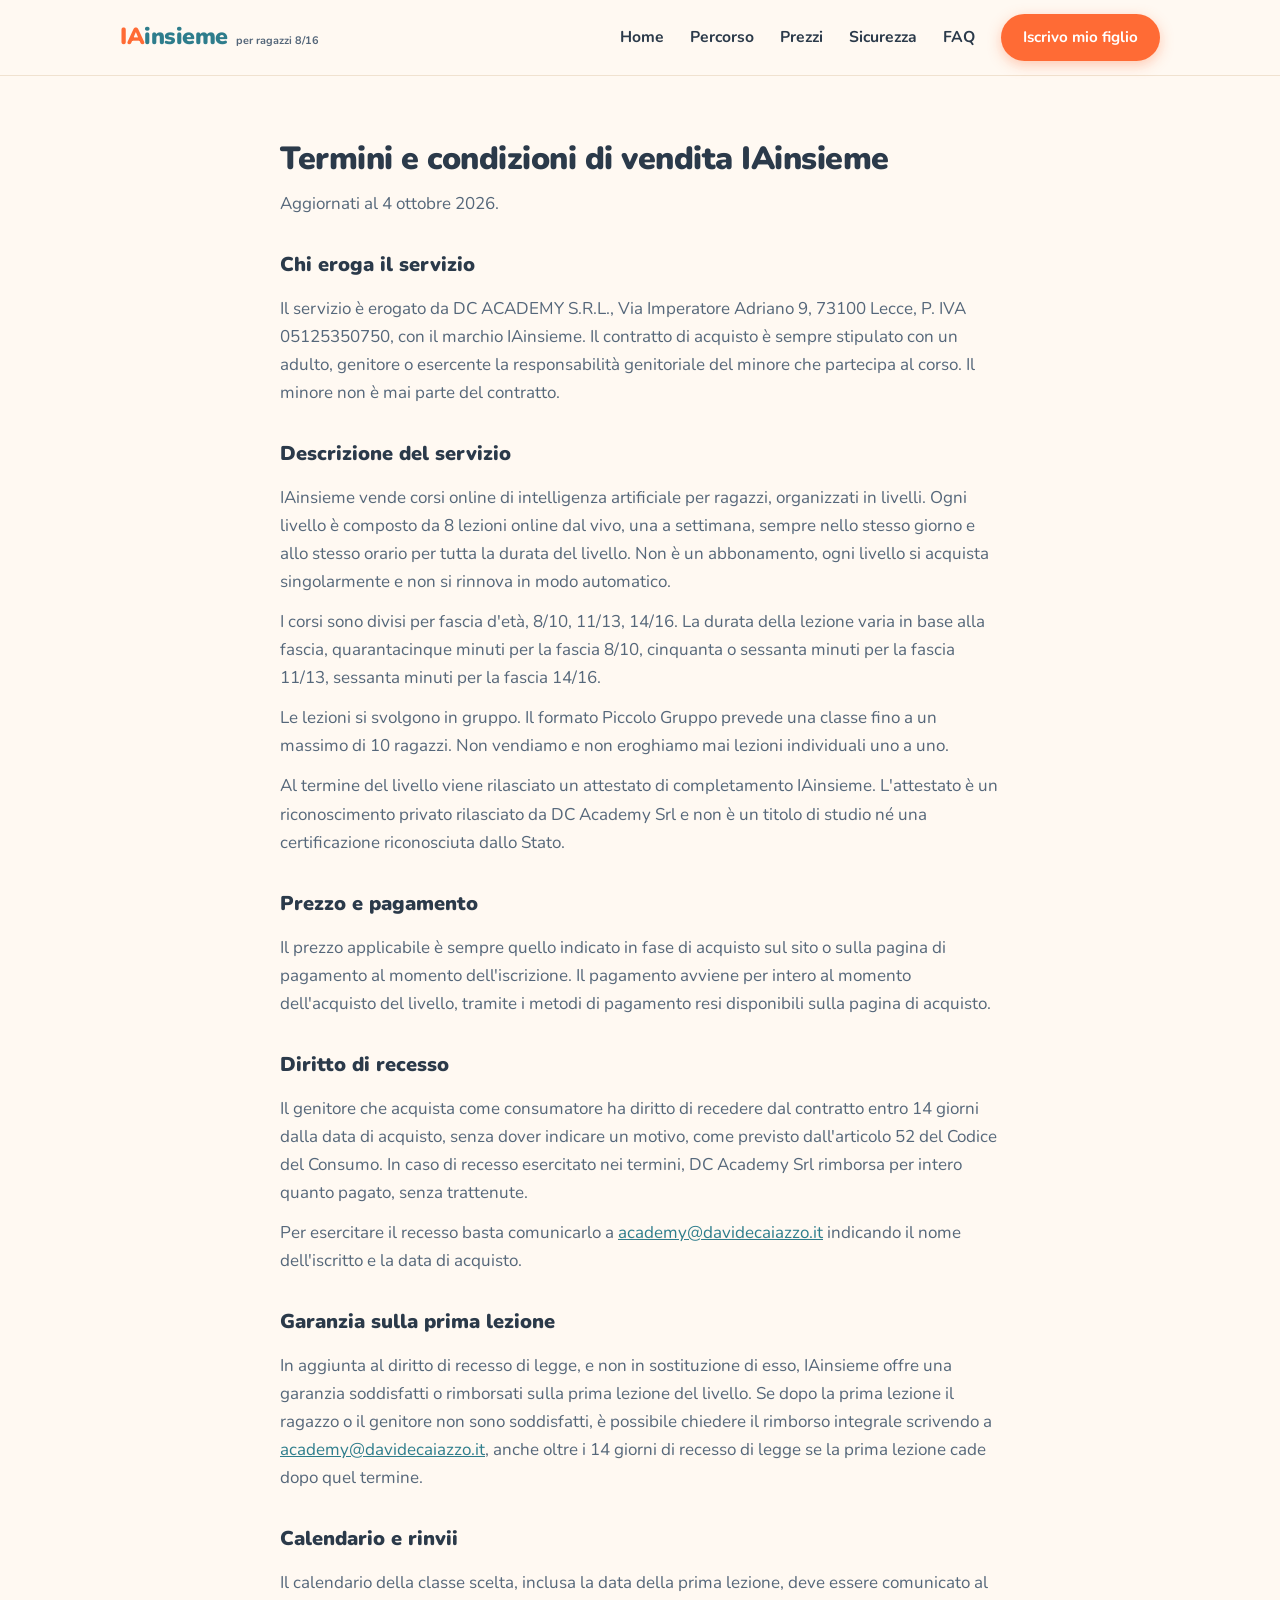
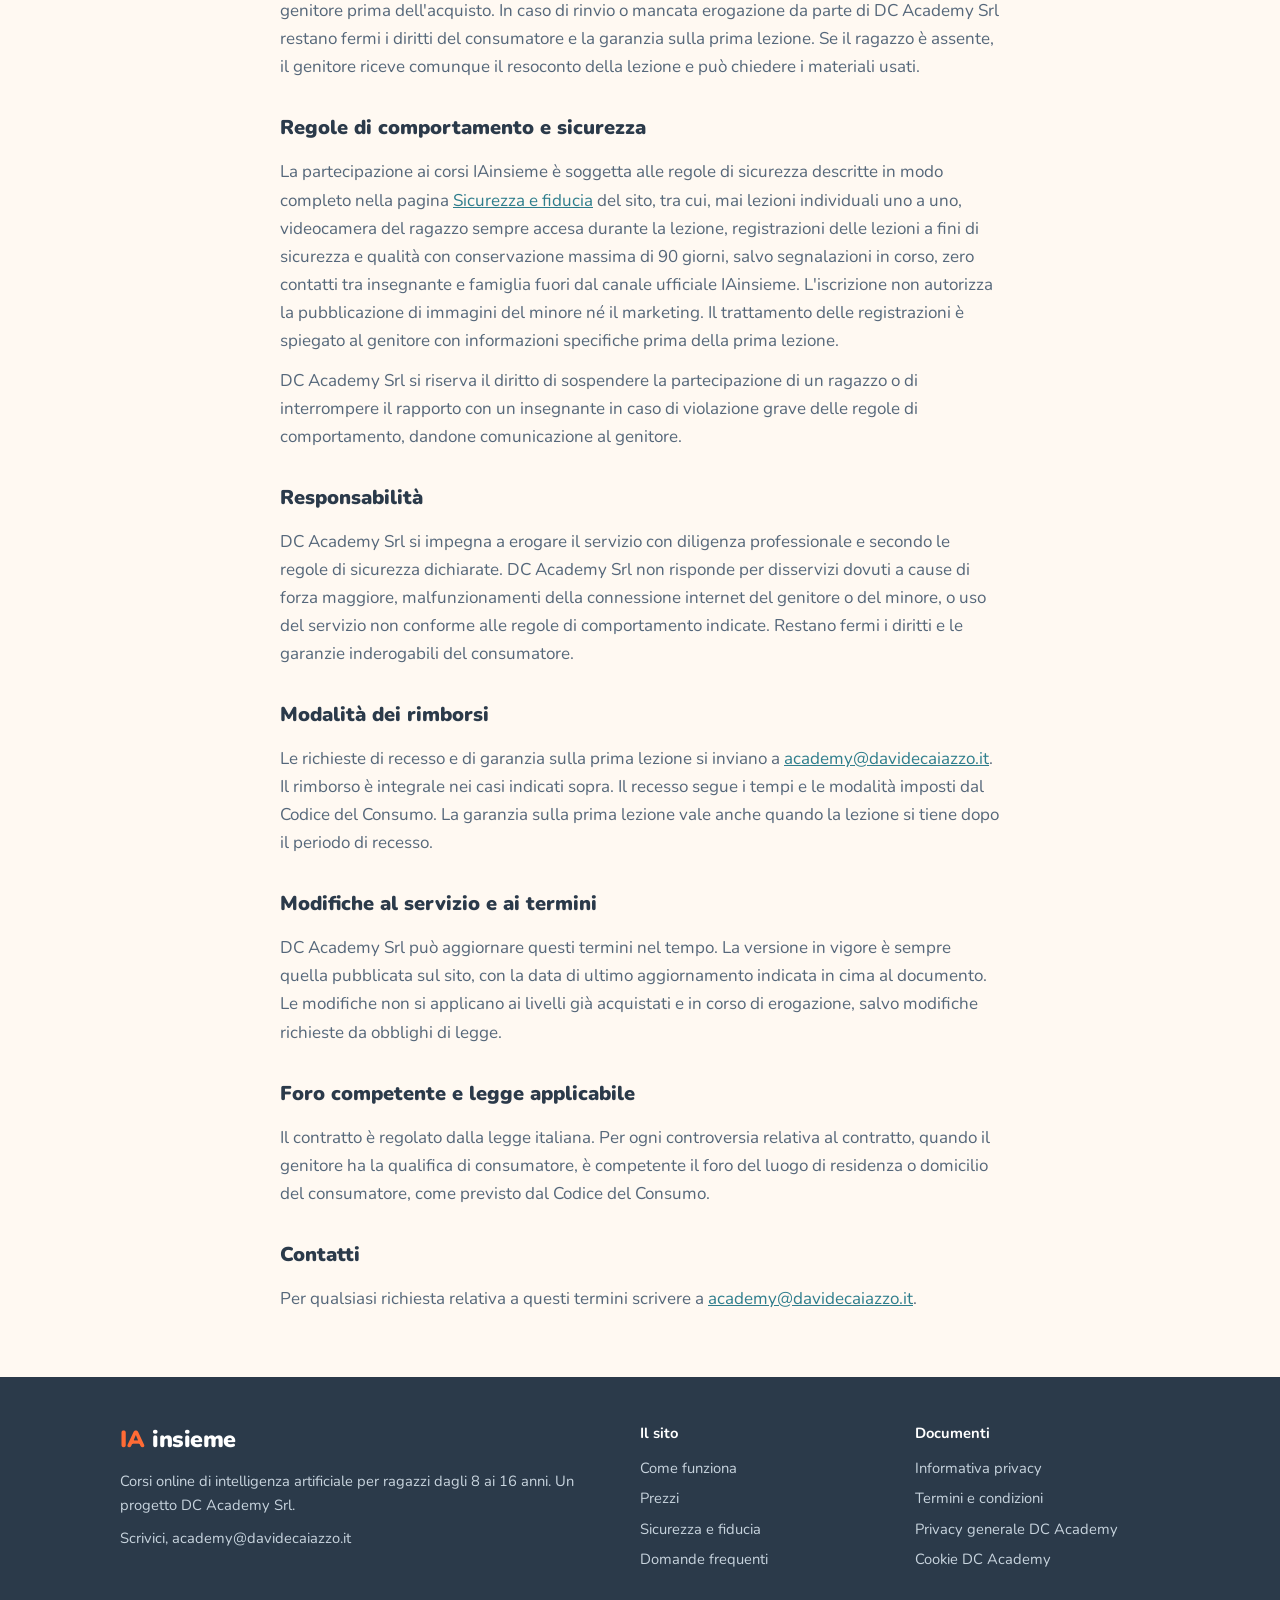
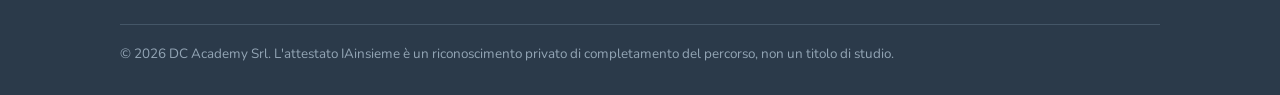
<file: termini.html>
<!doctype html>
<html lang="it">
<head>
<meta charset="utf-8">
<meta name="viewport" content="width=device-width, initial-scale=1">
<link rel="icon" href="favicon.ico">
<link rel="icon" href="favicon-32.png" sizes="32x32" type="image/png">
<link rel="icon" href="favicon-16.png" sizes="16x16" type="image/png">
<link rel="apple-touch-icon" href="apple-touch-icon.png">
<title>Termini e condizioni di vendita IAinsieme</title>
<meta name="description" content="Termini e condizioni di vendita dei corsi IAinsieme, corsi online di intelligenza artificiale per ragazzi 8/16 erogati da DC Academy Srl.">
<link rel="canonical" href="https://iainsieme.davidecaiazzo.it/termini.html">
<meta name="robots" content="noindex, follow">
<meta property="og:type" content="website">
<meta property="og:title" content="Termini e condizioni di vendita IAinsieme">
<meta property="og:description" content="Le condizioni di acquisto dei corsi IAinsieme, con diritto di recesso e garanzia sulla prima lezione.">
<meta property="og:url" content="https://iainsieme.davidecaiazzo.it/termini.html">
<meta property="og:locale" content="it_IT">
<link rel="preconnect" href="https://fonts.googleapis.com">
<link rel="preconnect" href="https://fonts.gstatic.com" crossorigin>
<link href="https://fonts.googleapis.com/css2?family=Nunito:wght@400;700;800;900&display=swap" rel="stylesheet">
<link rel="stylesheet" href="style.css">
<style>.doc h2{font-size:1.25rem;margin-top:34px}.doc p{margin-top:12px;color:var(--ink-soft)}</style>
</head>
<body>

<header>
  <div class="nav">
    <a class="logo" href="index.html"><span><span class="ia">IA</span>insieme</span> <small>per ragazzi 8/16</small></a>
    <input type="checkbox" id="apri-menu" class="nav-toggle">
    <label for="apri-menu" class="nav-burger">☰</label>
    <nav class="menu">
      <a href="index.html">Home</a>
      <a href="percorso.html">Percorso</a>
      <a href="prezzi.html">Prezzi</a>
      <a href="sicurezza.html">Sicurezza</a>
      <a href="faq.html">FAQ</a>
      <a href="https://www.davidecaiazzo.it/offers/qzjqZZzy/checkout" class="btn">Iscrivo mio figlio</a>
    </nav>
  </div>
</header>

<section>
  <div class="container narrow doc">
    <h1 style="font-size:2rem">Termini e condizioni di vendita IAinsieme</h1>
    <p>Aggiornati al 4 ottobre 2026.</p>

    <h2>Chi eroga il servizio</h2>
    <p>Il servizio è erogato da DC ACADEMY S.R.L., Via Imperatore Adriano 9, 73100 Lecce, P. IVA 05125350750, con il marchio IAinsieme. Il contratto di acquisto è sempre stipulato con un adulto, genitore o esercente la responsabilità genitoriale del minore che partecipa al corso. Il minore non è mai parte del contratto.</p>

    <h2>Descrizione del servizio</h2>
    <p>IAinsieme vende corsi online di intelligenza artificiale per ragazzi, organizzati in livelli. Ogni livello è composto da 8 lezioni online dal vivo, una a settimana, sempre nello stesso giorno e allo stesso orario per tutta la durata del livello. Non è un abbonamento, ogni livello si acquista singolarmente e non si rinnova in modo automatico.</p>
    <p>I corsi sono divisi per fascia d'età, 8/10, 11/13, 14/16. La durata della lezione varia in base alla fascia, quarantacinque minuti per la fascia 8/10, cinquanta o sessanta minuti per la fascia 11/13, sessanta minuti per la fascia 14/16.</p>
    <p>Le lezioni si svolgono in gruppo. Il formato Piccolo Gruppo prevede una classe fino a un massimo di 10 ragazzi. Non vendiamo e non eroghiamo mai lezioni individuali uno a uno.</p>
    <p>Al termine del livello viene rilasciato un attestato di completamento IAinsieme. L'attestato è un riconoscimento privato rilasciato da DC Academy Srl e non è un titolo di studio né una certificazione riconosciuta dallo Stato.</p>

    <h2>Prezzo e pagamento</h2>
    <p>Il prezzo applicabile è sempre quello indicato in fase di acquisto sul sito o sulla pagina di pagamento al momento dell'iscrizione. Il pagamento avviene per intero al momento dell'acquisto del livello, tramite i metodi di pagamento resi disponibili sulla pagina di acquisto.</p>

    <h2>Diritto di recesso</h2>
    <p>Il genitore che acquista come consumatore ha diritto di recedere dal contratto entro 14 giorni dalla data di acquisto, senza dover indicare un motivo, come previsto dall'articolo 52 del Codice del Consumo. In caso di recesso esercitato nei termini, DC Academy Srl rimborsa per intero quanto pagato, senza trattenute.</p>
    <p>Per esercitare il recesso basta comunicarlo a <a href="mailto:academy@davidecaiazzo.it">academy@davidecaiazzo.it</a> indicando il nome dell'iscritto e la data di acquisto.</p>

    <h2>Garanzia sulla prima lezione</h2>
    <p>In aggiunta al diritto di recesso di legge, e non in sostituzione di esso, IAinsieme offre una garanzia soddisfatti o rimborsati sulla prima lezione del livello. Se dopo la prima lezione il ragazzo o il genitore non sono soddisfatti, è possibile chiedere il rimborso integrale scrivendo a <a href="mailto:academy@davidecaiazzo.it">academy@davidecaiazzo.it</a>, anche oltre i 14 giorni di recesso di legge se la prima lezione cade dopo quel termine.</p>

    <h2>Calendario e rinvii</h2>
    <p>Il calendario della classe scelta, inclusa la data della prima lezione, deve essere comunicato al genitore prima dell'acquisto. In caso di rinvio o mancata erogazione da parte di DC Academy Srl restano fermi i diritti del consumatore e la garanzia sulla prima lezione. Se il ragazzo è assente, il genitore riceve comunque il resoconto della lezione e può chiedere i materiali usati.</p>

    <h2>Regole di comportamento e sicurezza</h2>
    <p>La partecipazione ai corsi IAinsieme è soggetta alle regole di sicurezza descritte in modo completo nella pagina <a href="sicurezza.html">Sicurezza e fiducia</a> del sito, tra cui, mai lezioni individuali uno a uno, videocamera del ragazzo sempre accesa durante la lezione, registrazioni delle lezioni a fini di sicurezza e qualità con conservazione massima di 90 giorni, salvo segnalazioni in corso, zero contatti tra insegnante e famiglia fuori dal canale ufficiale IAinsieme. L'iscrizione non autorizza la pubblicazione di immagini del minore né il marketing. Il trattamento delle registrazioni è spiegato al genitore con informazioni specifiche prima della prima lezione.</p>
    <p>DC Academy Srl si riserva il diritto di sospendere la partecipazione di un ragazzo o di interrompere il rapporto con un insegnante in caso di violazione grave delle regole di comportamento, dandone comunicazione al genitore.</p>

    <h2>Responsabilità</h2>
    <p>DC Academy Srl si impegna a erogare il servizio con diligenza professionale e secondo le regole di sicurezza dichiarate. DC Academy Srl non risponde per disservizi dovuti a cause di forza maggiore, malfunzionamenti della connessione internet del genitore o del minore, o uso del servizio non conforme alle regole di comportamento indicate. Restano fermi i diritti e le garanzie inderogabili del consumatore.</p>

    <h2>Modalità dei rimborsi</h2>
    <p>Le richieste di recesso e di garanzia sulla prima lezione si inviano a <a href="mailto:academy@davidecaiazzo.it">academy@davidecaiazzo.it</a>. Il rimborso è integrale nei casi indicati sopra. Il recesso segue i tempi e le modalità imposti dal Codice del Consumo. La garanzia sulla prima lezione vale anche quando la lezione si tiene dopo il periodo di recesso.</p>

    <h2>Modifiche al servizio e ai termini</h2>
    <p>DC Academy Srl può aggiornare questi termini nel tempo. La versione in vigore è sempre quella pubblicata sul sito, con la data di ultimo aggiornamento indicata in cima al documento. Le modifiche non si applicano ai livelli già acquistati e in corso di erogazione, salvo modifiche richieste da obblighi di legge.</p>

    <h2>Foro competente e legge applicabile</h2>
    <p>Il contratto è regolato dalla legge italiana. Per ogni controversia relativa al contratto, quando il genitore ha la qualifica di consumatore, è competente il foro del luogo di residenza o domicilio del consumatore, come previsto dal Codice del Consumo.</p>

    <h2>Contatti</h2>
    <p>Per qualsiasi richiesta relativa a questi termini scrivere a <a href="mailto:academy@davidecaiazzo.it">academy@davidecaiazzo.it</a>.</p>
  </div>
</section>

<footer>
  <div class="container">
    <div>
      <span class="logo"><span class="ia">IA</span>insieme</span>
      <p>Corsi online di intelligenza artificiale per ragazzi dagli 8 ai 16 anni. Un progetto DC Academy Srl.</p>
      <p style="margin-top:8px">Scrivici, <a href="mailto:academy@davidecaiazzo.it" style="display:inline">academy@davidecaiazzo.it</a></p>
    </div>
    <div>
      <strong>Il sito</strong>
      <a href="percorso.html">Come funziona</a>
      <a href="prezzi.html">Prezzi</a>
      <a href="sicurezza.html">Sicurezza e fiducia</a>
      <a href="faq.html">Domande frequenti</a>
    </div>
    <div>
      <strong>Documenti</strong>
      <a href="privacy.html">Informativa privacy</a>
      <a href="termini.html">Termini e condizioni</a>
      <a href="https://docs.google.com/document/d/1qUNgRcZ0W9aZxutDu1Fv2k5aM6Nti4V0/edit">Privacy generale DC Academy</a>
      <a href="https://docs.google.com/document/d/1PTTs2QFMqBtZaefLHPrrfMxJRnlGewih/edit">Cookie DC Academy</a>
    </div>
    <div class="legale">© 2026 DC Academy Srl. L'attestato IAinsieme è un riconoscimento privato di completamento del percorso, non un titolo di studio.</div>
  </div>
</footer>
</body>
</html>
</file>
<file: style.css>
/* IAinsieme — stile sito, caldo e chiaro, per genitori. Palette diversa da davidecaiazzo.it */
:root {
  --bg: #FFF9F2;
  --bg-alt: #FDF1E3;
  --ink: #2B3A4A;
  --ink-soft: #55677A;
  --brand: #2E7D8C;      /* petrolio calmo, titoli e accenti */
  --brand-soft: #E3F1F4;
  --cta: #FF6B35;        /* UNICO colore CTA in tutto il sito */
  --cta-dark: #E8551F;
  --ok: #3C9A5F;
  --card: #FFFFFF;
  --line: #F0E2D0;
  --radius: 22px;
  --shadow: 0 6px 24px rgba(43,58,74,.08);
}
* { margin: 0; padding: 0; box-sizing: border-box; }
html { scroll-behavior: smooth; }
body {
  font-family: 'Nunito', -apple-system, BlinkMacSystemFont, 'Segoe UI', sans-serif;
  background: var(--bg);
  color: var(--ink);
  line-height: 1.65;
  font-size: 17px;
}
img, video { max-width: 100%; display: block; }
a { color: var(--brand); }
.container { max-width: 1080px; margin: 0 auto; padding: 0 20px; }
.narrow { max-width: 760px; }

/* ---------- Header ---------- */
header {
  position: sticky; top: 0; z-index: 50;
  background: rgba(255,249,242,.94);
  backdrop-filter: blur(8px);
  border-bottom: 1px solid var(--line);
}
.nav {
  display: flex; align-items: center; justify-content: space-between;
  padding: 14px 20px; max-width: 1080px; margin: 0 auto;
}
.logo {
  font-weight: 900; font-size: 1.45rem; text-decoration: none; color: var(--brand);
  letter-spacing: -.5px; display: flex; align-items: baseline; gap: 8px;
}
.logo .ia { color: var(--cta); }
.logo small { font-size: .68rem; font-weight: 700; color: var(--ink-soft); letter-spacing: 0; }
.nav-toggle { display: none; }
.nav-burger { display: none; cursor: pointer; font-size: 1.8rem; color: var(--brand); user-select: none; }
nav.menu { display: flex; align-items: center; gap: 26px; }
nav.menu a { text-decoration: none; color: var(--ink); font-weight: 700; font-size: .98rem; }
nav.menu a:hover { color: var(--brand); }
nav.menu a.attivo { color: var(--brand); border-bottom: 3px solid var(--cta); padding-bottom: 2px; }
.btn {
  display: inline-block; background: var(--cta); color: #fff !important;
  font-weight: 800; text-decoration: none; border: none; cursor: pointer;
  padding: 14px 28px; border-radius: 999px; font-size: 1.02rem;
  font-family: inherit;
  box-shadow: 0 4px 14px rgba(255,107,53,.35);
  transition: transform .15s ease, background .15s ease;
}
.btn:hover { background: var(--cta-dark); transform: translateY(-2px); }
.btn.grande { padding: 17px 36px; font-size: 1.12rem; }
nav.menu .btn { padding: 11px 22px; font-size: .95rem; }

/* ---------- Sezioni ---------- */
section { padding: 64px 0; }
section.alt { background: var(--bg-alt); }
.occhiello {
  display: inline-block; background: var(--brand-soft); color: var(--brand);
  font-weight: 800; font-size: .85rem; padding: 7px 16px; border-radius: 999px;
  margin-bottom: 18px; letter-spacing: .3px;
}
h1 { font-size: clamp(1.9rem, 5vw, 3rem); font-weight: 900; line-height: 1.18; letter-spacing: -.5px; color: var(--ink); }
h2 { font-size: clamp(1.5rem, 3.6vw, 2.1rem); font-weight: 900; line-height: 1.25; margin-bottom: 18px; color: var(--ink); }
h3 { font-size: 1.15rem; font-weight: 800; margin-bottom: 8px; color: var(--brand); }
.sottotitolo { font-size: 1.18rem; color: var(--ink-soft); margin-top: 18px; }
.microcopy { font-size: .92rem; color: var(--ink-soft); margin-top: 12px; }
.microcopy .check { color: var(--ok); font-weight: 800; }
.centro { text-align: center; }
.hero { padding: 72px 0 56px; }
.hero .btn { margin-top: 28px; }

/* Barra fiducia */
.fiducia {
  display: grid; grid-template-columns: repeat(4, 1fr); gap: 14px;
  margin-top: 44px;
}
.fiducia div {
  background: var(--card); border: 1px solid var(--line); border-radius: var(--radius);
  padding: 16px 14px; font-size: .88rem; font-weight: 700; color: var(--ink-soft);
  display: flex; align-items: center; gap: 10px; box-shadow: var(--shadow);
}
.fiducia span.icona { font-size: 1.4rem; }

/* Card generiche */
.griglia { display: grid; gap: 22px; margin-top: 34px; }
.griglia.tre { grid-template-columns: repeat(3, 1fr); }
.griglia.due { grid-template-columns: repeat(2, 1fr); }
.card {
  background: var(--card); border: 1px solid var(--line); border-radius: var(--radius);
  padding: 28px 24px; box-shadow: var(--shadow);
}
.card .icona { font-size: 2rem; margin-bottom: 12px; display: block; }
.card p { color: var(--ink-soft); font-size: .98rem; }
.card .eta { font-weight: 900; color: var(--cta); font-size: .9rem; letter-spacing: .5px; }
.card.evidenza { border: 3px solid var(--cta); position: relative; }
.card .badge-attivo {
  position: absolute; top: -14px; left: 24px; background: var(--cta); color: #fff;
  font-size: .78rem; font-weight: 800; padding: 4px 14px; border-radius: 999px;
}
.card.spenta { opacity: .72; }

/* Passi numerati */
.passi { counter-reset: passo; display: grid; gap: 18px; margin-top: 30px; }
.passo {
  background: var(--card); border: 1px solid var(--line); border-radius: var(--radius);
  padding: 22px 24px 22px 76px; position: relative; box-shadow: var(--shadow);
}
.passo::before {
  counter-increment: passo; content: counter(passo);
  position: absolute; left: 22px; top: 22px;
  width: 38px; height: 38px; border-radius: 50%;
  background: var(--brand); color: #fff; font-weight: 900; font-size: 1.1rem;
  display: flex; align-items: center; justify-content: center;
}
.passo strong { display: block; margin-bottom: 4px; font-size: 1.05rem; }
.passo p { color: var(--ink-soft); font-size: .97rem; }

/* Elenco sicurezza */
.regole { display: grid; gap: 14px; margin-top: 28px; }
.regola {
  background: var(--card); border: 1px solid var(--line); border-radius: 16px;
  padding: 18px 20px; display: flex; gap: 14px; align-items: flex-start;
  box-shadow: var(--shadow);
}
.regola .spunta { color: var(--ok); font-size: 1.3rem; font-weight: 900; line-height: 1.3; }
.regola strong { display: block; }
.regola p { color: var(--ink-soft); font-size: .95rem; }

/* Curriculum accordion */
details.lezione {
  background: var(--card); border: 1px solid var(--line); border-radius: 16px;
  margin-top: 12px; box-shadow: var(--shadow); overflow: hidden;
}
details.lezione summary {
  cursor: pointer; padding: 18px 20px; font-weight: 800; font-size: 1.02rem;
  list-style: none; display: flex; align-items: center; gap: 12px; color: var(--ink);
}
details.lezione summary::-webkit-details-marker { display: none; }
details.lezione summary .num {
  flex-shrink: 0; width: 34px; height: 34px; border-radius: 50%;
  background: var(--brand-soft); color: var(--brand); font-weight: 900;
  display: flex; align-items: center; justify-content: center; font-size: .95rem;
}
details.lezione summary::after { content: '+'; margin-left: auto; font-size: 1.4rem; color: var(--cta); font-weight: 900; }
details.lezione[open] summary::after { content: '–'; }
details.lezione .corpo { padding: 0 20px 20px 66px; color: var(--ink-soft); font-size: .96rem; }
details.lezione .corpo p { margin-bottom: 10px; }
details.lezione .corpo strong { color: var(--ink); }

/* Prezzo */
.card-prezzo {
  max-width: 460px; margin: 36px auto 0; text-align: center; padding: 40px 32px;
}
.card-prezzo .prezzo { font-size: 3.4rem; font-weight: 900; color: var(--ink); line-height: 1; }
.card-prezzo .prezzo small { font-size: 1.05rem; font-weight: 700; color: var(--ink-soft); }
.card-prezzo ul { list-style: none; margin: 24px 0; text-align: left; }
.card-prezzo ul li { padding: 8px 0; border-bottom: 1px dashed var(--line); font-size: .98rem; color: var(--ink-soft); }
.card-prezzo ul li::before { content: '✓  '; color: var(--ok); font-weight: 900; }
.garanzia {
  background: var(--brand-soft); border-radius: 16px; padding: 16px 20px;
  font-size: .95rem; color: var(--brand); font-weight: 700; margin-top: 20px;
}

/* FAQ */
details.faq {
  background: var(--card); border: 1px solid var(--line); border-radius: 16px;
  margin-top: 12px; box-shadow: var(--shadow);
}
details.faq summary {
  cursor: pointer; padding: 18px 20px; font-weight: 800; list-style: none;
  display: flex; justify-content: space-between; align-items: center; gap: 12px;
}
details.faq summary::-webkit-details-marker { display: none; }
details.faq summary::after { content: '+'; font-size: 1.4rem; color: var(--cta); font-weight: 900; flex-shrink: 0; }
details.faq[open] summary::after { content: '–'; }
details.faq .risposta { padding: 0 20px 18px; color: var(--ink-soft); font-size: .97rem; }

/* Video founder reale, verticale 9/16, contenuto */
.video-founder {
  display: block; width: 100%; max-width: 720px; aspect-ratio: 16/9;
  margin: 30px auto 0; border-radius: var(--radius);
  box-shadow: var(--shadow); background: #000;
}

/* Video founder */
.video-box {
  max-width: 420px; margin: 30px auto 0; border-radius: var(--radius); overflow: hidden;
  box-shadow: var(--shadow); background: var(--brand); aspect-ratio: 9/16;
  display: flex; align-items: center; justify-content: center; text-align: center;
  color: #fff; padding: 30px; font-weight: 700;
}
.video-box .play { font-size: 3rem; display: block; margin-bottom: 14px; }

/* Founder */
.founder { display: grid; grid-template-columns: 200px 1fr; gap: 34px; align-items: start; margin-top: 30px; }
.founder .foto {
  width: 200px; height: 200px; border-radius: 50%; background: var(--brand-soft);
  display: flex; align-items: center; justify-content: center; font-size: 4rem;
  border: 4px solid var(--card); box-shadow: var(--shadow);
}
.founder .foto img { width: 100%; height: 100%; object-fit: cover; border-radius: 50%; display: block; }
.founder blockquote { font-size: 1.08rem; color: var(--ink); font-style: italic; border-left: 4px solid var(--cta); padding-left: 18px; margin-top: 16px; }

/* Form iscrizione */
.iscriviti-box {
  background: var(--card); border: 3px solid var(--cta); border-radius: var(--radius);
  padding: 40px 32px; max-width: 620px; margin: 36px auto 0; box-shadow: var(--shadow);
}
.iscriviti-box label { display: block; font-weight: 800; font-size: .92rem; margin: 16px 0 6px; }
.iscriviti-box input, .iscriviti-box select {
  width: 100%; padding: 13px 16px; border: 2px solid var(--line); border-radius: 12px;
  font-family: inherit; font-size: 1rem; background: var(--bg);
}
.iscriviti-box input:focus, .iscriviti-box select:focus { outline: none; border-color: var(--brand); }
.iscriviti-box .btn { width: 100%; margin-top: 22px; }

/* CTA finale */
.cta-finale { text-align: center; padding: 72px 0; background: var(--bg-alt); }
.cta-finale h2 { max-width: 720px; margin: 0 auto 10px; }

/* Footer */
footer { background: #2B3A4A; color: #C8D4DE; padding: 44px 0 30px; font-size: .92rem; }
footer .container { display: grid; grid-template-columns: 2fr 1fr 1fr; gap: 30px; }
footer .logo { color: #fff; margin-bottom: 10px; }
footer .logo .ia { color: var(--cta); }
footer a { color: #C8D4DE; text-decoration: none; display: block; padding: 3px 0; }
footer a:hover { color: #fff; }
footer strong { color: #fff; display: block; margin-bottom: 8px; }
footer .legale { grid-column: 1 / -1; border-top: 1px solid #445667; margin-top: 20px; padding-top: 18px; font-size: .84rem; color: #93A5B5; }

/* ---------- Mobile ---------- */
@media (max-width: 860px) {
  .griglia.tre, .griglia.due, .fiducia { grid-template-columns: 1fr; }
  .fiducia { grid-template-columns: repeat(2, 1fr); }
  .founder { grid-template-columns: 1fr; justify-items: center; text-align: center; }
  .founder blockquote { text-align: left; }
  footer .container { grid-template-columns: 1fr; }
  .nav-burger { display: block; }
  nav.menu {
    display: none; position: absolute; top: 100%; left: 0; right: 0;
    background: var(--bg); border-bottom: 1px solid var(--line);
    flex-direction: column; padding: 18px 20px 24px; gap: 16px; align-items: flex-start;
    box-shadow: 0 12px 24px rgba(43,58,74,.12);
  }
  .nav-toggle:checked ~ nav.menu { display: flex; }
  section { padding: 48px 0; }
  .hero { padding: 48px 0 40px; }
  details.lezione .corpo { padding-left: 20px; }
}

/* Consenso privacy form */
.consenso { display: flex; gap: 10px; align-items: flex-start; margin-top: 18px; font-weight: 500; font-size: .88rem; line-height: 1.5; color: var(--ink-soft); cursor: pointer; }
.consenso input { width: auto; margin-top: 3px; flex-shrink: 0; transform: scale(1.3); accent-color: var(--cta); }
.consenso a { display: inline; text-decoration: underline; color: var(--brand); }
</file>
